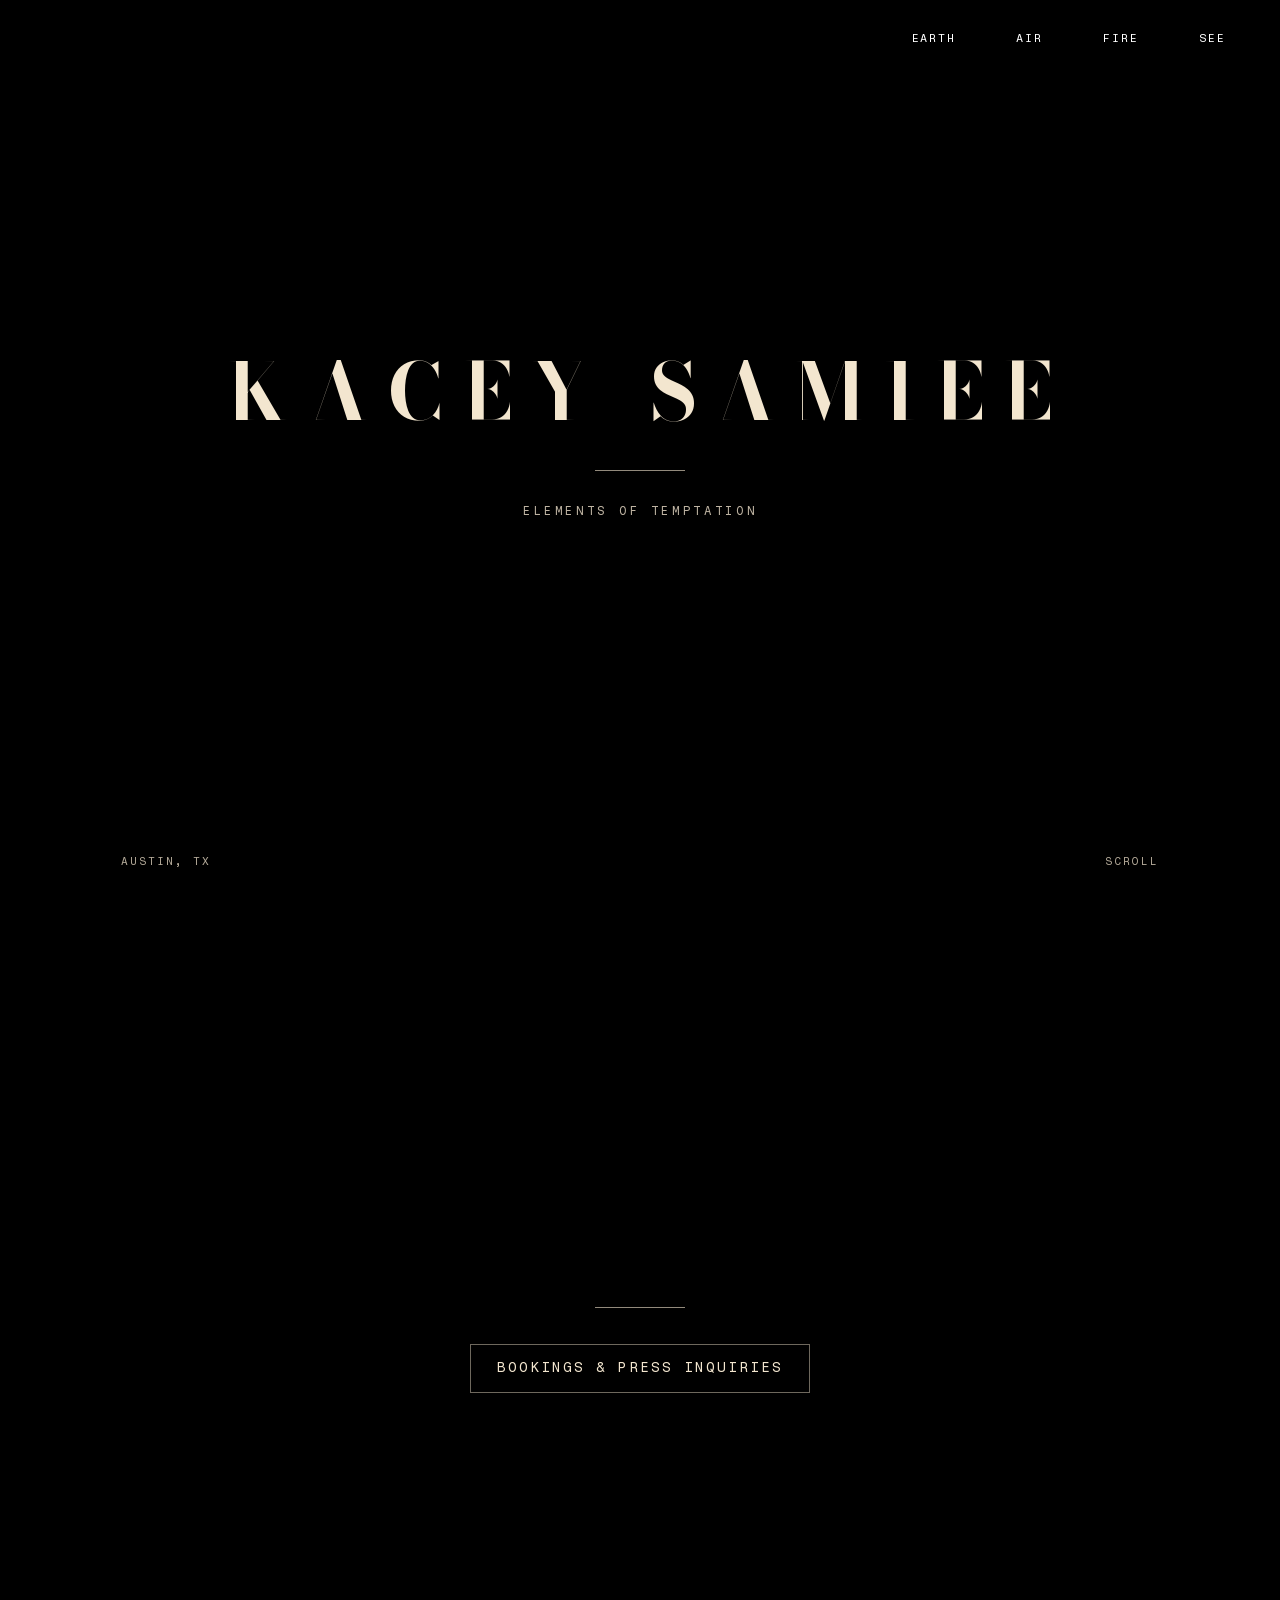
<file: index.html>
<!DOCTYPE html>
<html lang="en">
<head>
  <meta charset="utf-8"/>
  <meta name="viewport" content="width=device-width, initial-scale=1.0"/>
  <meta name="description" content="The official website of Kacey Samiee — actress, filmmaker, drone artist, and fire dancer."/>
  <title>Kacey Samiee</title>
  <link rel="stylesheet" href="site.css?v=nebula-20260818"/>
  <script>document.documentElement.classList.add("js");</script>
</head>
<body>
  <div class="site-video-background" aria-hidden="true">
    <video autoplay muted loop playsinline preload="auto">
      <source src="assets/media/home/anita-720.m4v" type="video/mp4"/>
    </video>
  </div>
  <nav class="corner-nav" aria-label="Site navigation">
    <a class="swap-link" href="actor.html">
      <span class="default-label">Earth</span>
      <span class="hover-label">Actress</span>
    </a>
    <a class="swap-link" href="mother-of-drones.html">
      <span class="default-label">Air</span>
      <span class="hover-label">Drones</span>
    </a>
    <a class="swap-link" href="fire.html">
      <span class="default-label">Fire</span>
      <span class="hover-label">Dancer</span>
    </a>
    <a class="swap-link" href="about.html">
      <span class="default-label">See</span>
      <span class="hover-label">Artist</span>
    </a>
  </nav>
  <main id="top">
    <section class="hero">
      <div class="hero-copy">
        <h1 class="marquee-title"><span>Kacey</span> <span>Samiee</span></h1>
        <div class="title-rule" aria-hidden="true"></div>
        <p class="credit-line">Elements of temptation</p>
      </div>
      <p class="corner-meta corner-meta--left">Austin, TX</p>
      <a class="corner-meta corner-meta--right" href="#end-credits">Scroll</a>
    </section>
    <section class="end-credits" id="end-credits">
      <div class="reveal-on-scroll">
        <div class="title-rule" aria-hidden="true"></div>
        <a class="btn" href="mailto:kaceysamiee@gmail.com?subject=Bookings%20%26%20Press">Bookings &amp; Press Inquiries</a>
      </div>
    </section>
  </main>
  <script>
    var revealItems = document.querySelectorAll(".reveal-on-scroll");
    if ("IntersectionObserver" in window) {
      var revealObserver = new IntersectionObserver(function (entries) {
        entries.forEach(function (entry) {
          if (entry.isIntersecting) {
            entry.target.classList.add("is-visible");
            revealObserver.unobserve(entry.target);
          }
        });
      }, { threshold: 0.18 });

      revealItems.forEach(function (item) {
        revealObserver.observe(item);
      });
    } else {
      revealItems.forEach(function (item) {
        item.classList.add("is-visible");
      });
    }

    document.querySelectorAll(".swap-link").forEach(function (link) {
      link.addEventListener("mouseenter", function () {
        link.classList.add("is-hovered");
      });
      link.addEventListener("mouseleave", function () {
        link.classList.remove("is-hovered");
      });
      link.addEventListener("focus", function () {
        link.classList.add("is-hovered");
      });
      link.addEventListener("blur", function () {
        link.classList.remove("is-hovered");
      });
    });
  </script>
</body>
</html>
</file>
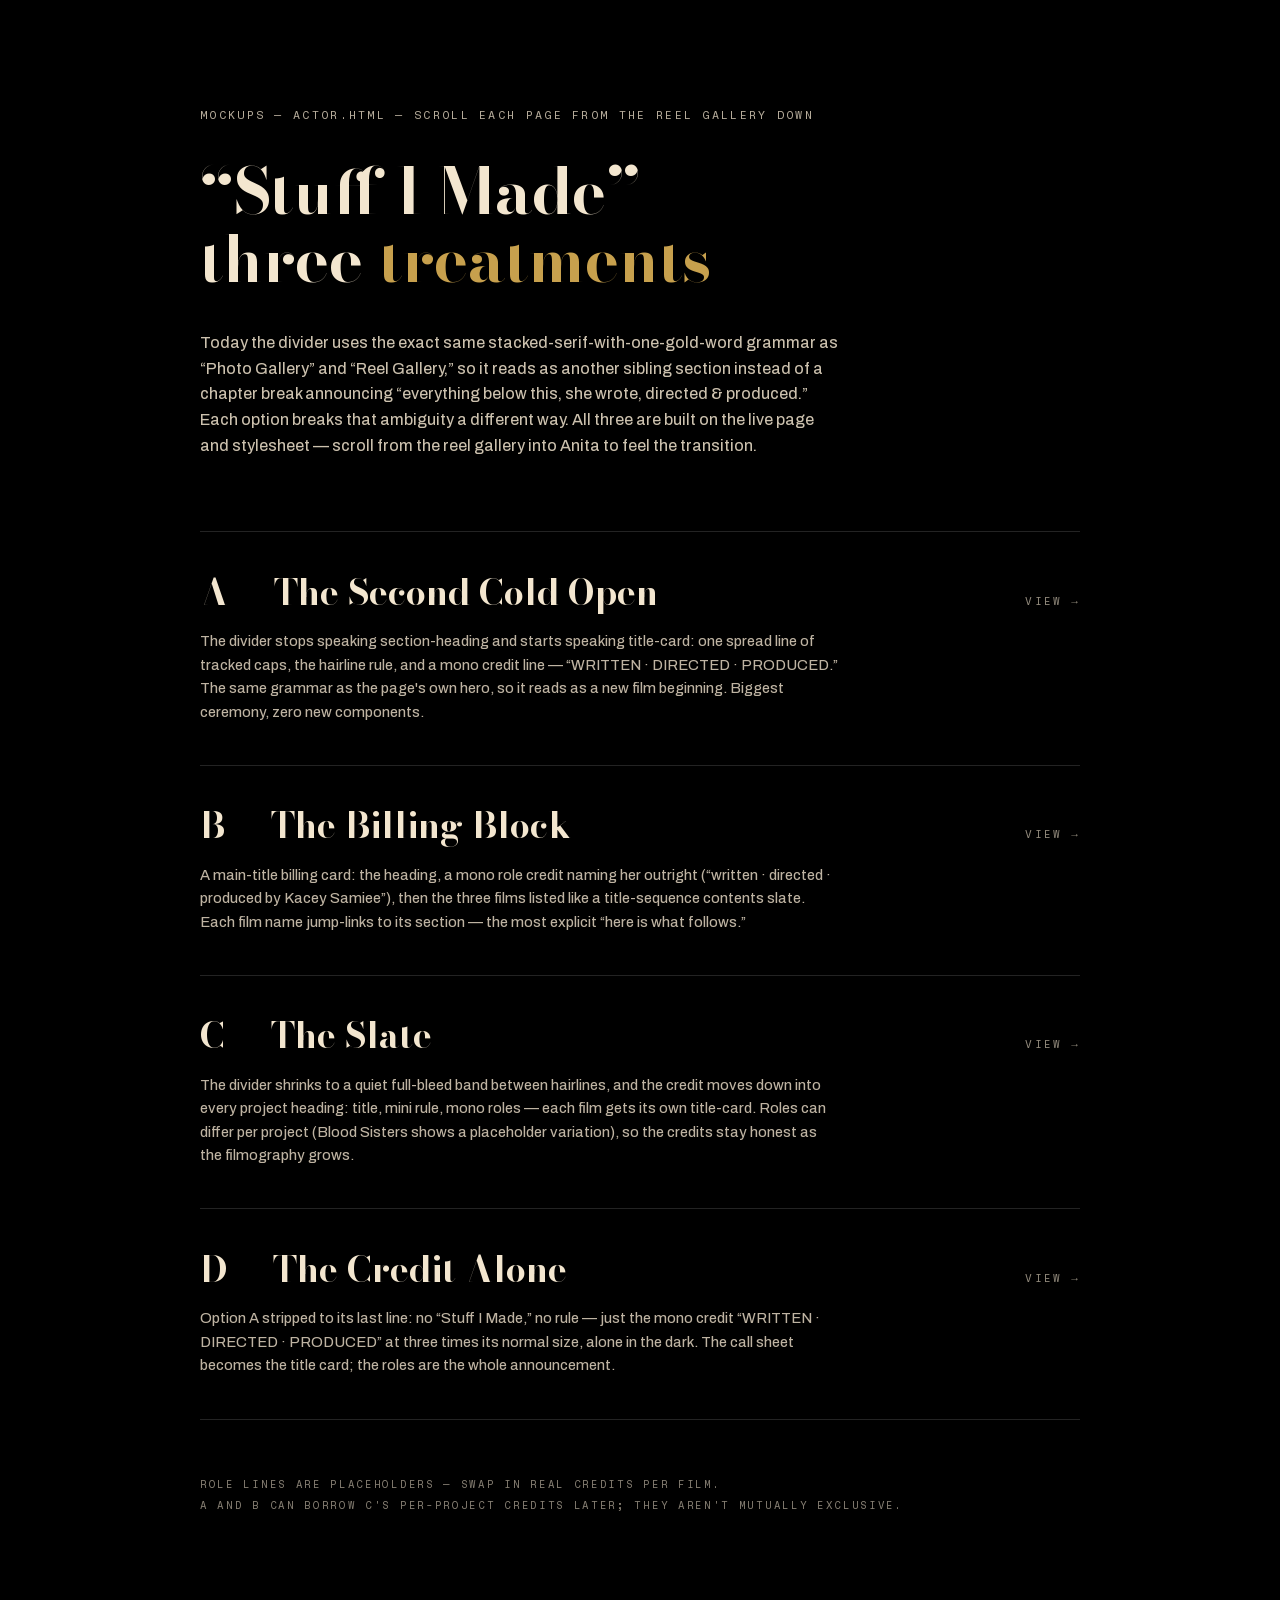
<file: mockups/index.html>
<!DOCTYPE html>
<html lang="en">
<head>
  <meta charset="utf-8"/>
  <meta name="viewport" content="width=device-width, initial-scale=1.0"/>
  <meta name="robots" content="noindex"/>
  <title>"Stuff I Made" — Three Treatments</title>
  <link rel="stylesheet" href="../site.css?v=nebula-20260818"/>
  <style>
    .hub {
      width: min(880px, calc(100% - 36px));
      margin: 0 auto;
      padding: clamp(72px, 12vh, 128px) 0 clamp(96px, 14vh, 160px);
    }
    .hub-kicker {
      margin: 0 0 clamp(28px, 4vh, 44px);
      color: rgba(243, 230, 207, 0.74);
      font-family: var(--font-mono);
      font-size: clamp(0.7rem, 0.9vw, 0.84rem);
      letter-spacing: 0.2em;
      text-transform: uppercase;
    }
    .hub h1 {
      margin: 0;
      font-family: var(--font-display);
      color: #f3e6cf;
      font-size: clamp(2.2rem, 5vw, 4rem);
      font-weight: 700;
      line-height: 1.06;
      text-wrap: balance;
    }
    .hub h1 .gold-text { color: #c7a04d; }
    .hub-problem {
      width: min(640px, 100%);
      margin: clamp(24px, 4vh, 38px) 0 0;
      color: rgba(243, 230, 207, 0.84);
      font-size: clamp(0.98rem, 1.25vw, 1.12rem);
      font-weight: 450;
      line-height: 1.62;
    }
    .hub-options {
      margin-top: clamp(48px, 8vh, 84px);
      display: grid;
    }
    .hub-option {
      display: block;
      padding: clamp(28px, 4.5vh, 44px) 0;
      border-top: 1px solid #232323;
    }
    .hub-option:last-child { border-bottom: 1px solid #232323; }
    .hub-option-row {
      display: flex;
      align-items: baseline;
      justify-content: space-between;
      gap: 12px 28px;
      flex-wrap: wrap;
    }
    .hub-option h2 {
      margin: 0;
      font-family: var(--font-display);
      color: #f3e6cf;
      font-size: clamp(1.5rem, 2.8vw, 2.3rem);
      font-weight: 700;
      line-height: 1.1;
      transition: color 400ms var(--ease-out);
    }
    .hub-option .hub-open {
      color: rgba(243, 230, 207, 0.6);
      font-family: var(--font-mono);
      font-size: clamp(0.68rem, 0.85vw, 0.8125rem);
      letter-spacing: 0.2em;
      text-transform: uppercase;
      transition: color 400ms var(--ease-out);
    }
    .hub-option:hover h2 { color: #c7a04d; }
    .hub-option:hover .hub-open { color: #fff8ea; }
    .hub-option p {
      width: min(640px, 100%);
      margin: clamp(14px, 2vh, 20px) 0 0;
      color: rgba(243, 230, 207, 0.78);
      font-size: clamp(0.92rem, 1.15vw, 1.02rem);
      font-weight: 450;
      line-height: 1.6;
    }
    .hub-note {
      margin: clamp(36px, 6vh, 56px) 0 0;
      color: rgba(243, 230, 207, 0.55);
      font-family: var(--font-mono);
      font-size: clamp(0.66rem, 0.8vw, 0.78rem);
      letter-spacing: 0.16em;
      line-height: 2;
      text-transform: uppercase;
    }
  </style>
</head>
<body class="solid-page">
  <main class="hub">
    <p class="hub-kicker">Mockups &mdash; actor.html &mdash; scroll each page from the reel gallery down</p>
    <h1>&ldquo;Stuff I Made&rdquo; &mdash; three <span class="gold-text">treatments</span></h1>
    <p class="hub-problem">
      Today the divider uses the exact same stacked-serif-with-one-gold-word grammar as
      &ldquo;Photo Gallery&rdquo; and &ldquo;Reel Gallery,&rdquo; so it reads as another sibling
      section instead of a chapter break announcing &ldquo;everything below this, she wrote,
      directed &amp; produced.&rdquo; Each option breaks that ambiguity a different way. All
      three are built on the live page and stylesheet &mdash; scroll from the reel gallery
      into Anita to feel the transition.
    </p>
    <div class="hub-options">
      <a class="hub-option" href="option-a.html#reel-gallery">
        <span class="hub-option-row">
          <h2>A &mdash; The Second Cold Open</h2>
          <span class="hub-open">View &rarr;</span>
        </span>
        <p>
          The divider stops speaking section-heading and starts speaking title-card: one spread
          line of tracked caps, the hairline rule, and a mono credit line &mdash;
          &ldquo;WRITTEN &middot; DIRECTED &middot; PRODUCED.&rdquo; The same grammar as the page's own
          hero, so it reads as a new film beginning. Biggest ceremony, zero new components.
        </p>
      </a>
      <a class="hub-option" href="option-b.html#reel-gallery">
        <span class="hub-option-row">
          <h2>B &mdash; The Billing Block</h2>
          <span class="hub-open">View &rarr;</span>
        </span>
        <p>
          A main-title billing card: the heading, a mono role credit naming her outright
          (&ldquo;written &middot; directed &middot; produced by Kacey Samiee&rdquo;), then the three films
          listed like a title-sequence contents slate. Each film name jump-links to its section
          &mdash; the most explicit &ldquo;here is what follows.&rdquo;
        </p>
      </a>
      <a class="hub-option" href="option-c.html#reel-gallery">
        <span class="hub-option-row">
          <h2>C &mdash; The Slate</h2>
          <span class="hub-open">View &rarr;</span>
        </span>
        <p>
          The divider shrinks to a quiet full-bleed band between hairlines, and the credit moves
          down into every project heading: title, mini rule, mono roles &mdash; each film gets its
          own title-card. Roles can differ per project (Blood Sisters shows a placeholder
          variation), so the credits stay honest as the filmography grows.
        </p>
      </a>
      <a class="hub-option" href="option-d.html#reel-gallery">
        <span class="hub-option-row">
          <h2>D &mdash; The Credit Alone</h2>
          <span class="hub-open">View &rarr;</span>
        </span>
        <p>
          Option A stripped to its last line: no &ldquo;Stuff I Made,&rdquo; no rule &mdash; just
          the mono credit &ldquo;WRITTEN &middot; DIRECTED &middot; PRODUCED&rdquo; at three times its
          normal size, alone in the dark. The call sheet becomes the title card; the roles are
          the whole announcement.
        </p>
      </a>
    </div>
    <p class="hub-note">
      Role lines are placeholders &mdash; swap in real credits per film.<br/>
      A and B can borrow C's per-project credits later; they aren't mutually exclusive.
    </p>
  </main>
</body>
</html>
</file>
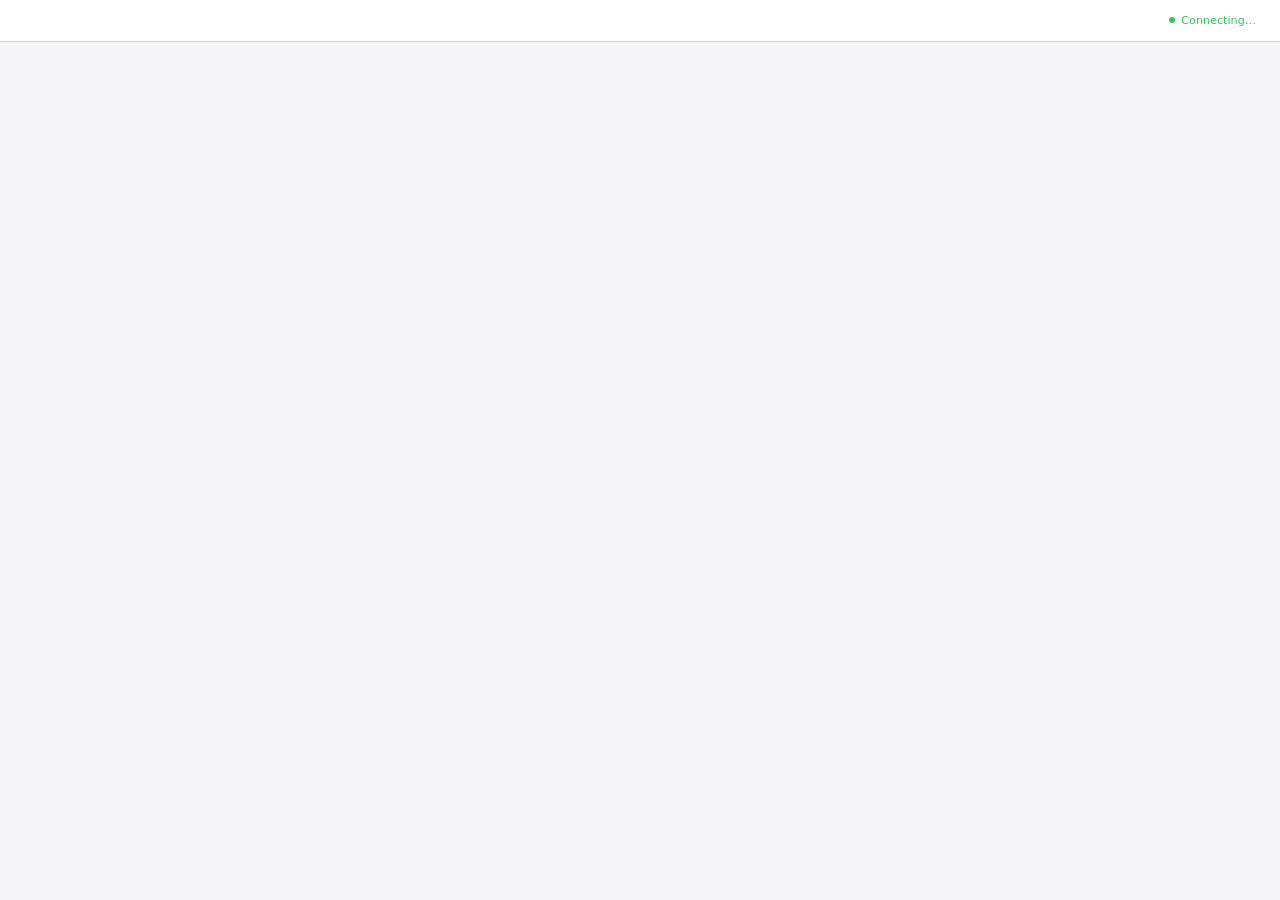
<file: .agents/skills/superpowers/brainstorming/scripts/frame-template.html>
<!DOCTYPE html>
<html>
<head>
  <meta charset="utf-8">
  <title>Superpowers Brainstorming</title>
  <style>
    /*
     * BRAINSTORM COMPANION FRAME TEMPLATE
     *
     * This template provides a consistent frame with:
     * - OS-aware light/dark theming
     * - Header branding and connection status
     * - Scrollable main content area
     * - CSS helpers for common UI patterns
     *
     * Content is injected via placeholder comment in #frame-content.
     */

    * { box-sizing: border-box; margin: 0; padding: 0; }
    html, body { height: 100%; overflow: hidden; }

    /* ===== THEME VARIABLES ===== */
    :root {
      --bg-primary: #f5f5f7;
      --bg-secondary: #ffffff;
      --bg-tertiary: #e5e5e7;
      --border: #d1d1d6;
      --text-primary: #1d1d1f;
      --text-secondary: #86868b;
      --text-tertiary: #aeaeb2;
      --accent: #0071e3;
      --accent-hover: #0077ed;
      --success: #34c759;
      --warning: #ff9f0a;
      --error: #ff3b30;
      --selected-bg: #e8f4fd;
      --selected-border: #0071e3;
    }

    @media (prefers-color-scheme: dark) {
      :root {
        --bg-primary: #1d1d1f;
        --bg-secondary: #2d2d2f;
        --bg-tertiary: #3d3d3f;
        --border: #424245;
        --text-primary: #f5f5f7;
        --text-secondary: #86868b;
        --text-tertiary: #636366;
        --accent: #0a84ff;
        --accent-hover: #409cff;
        --selected-bg: rgba(10, 132, 255, 0.15);
        --selected-border: #0a84ff;
      }
    }

    body {
      font-family: system-ui, -apple-system, BlinkMacSystemFont, sans-serif;
      background: var(--bg-primary);
      color: var(--text-primary);
      display: flex;
      flex-direction: column;
      line-height: 1.5;
    }

    /* ===== FRAME STRUCTURE ===== */
    .brand { display: flex; align-items: center; min-width: 0; overflow: hidden; color: var(--text-secondary); line-height: 1; }
    .brand a { color: inherit; text-decoration: none; display: flex; align-items: center; gap: 0.5rem; min-width: 0; max-width: 100%; line-height: 1; }
    .brand-copy { display: block; min-width: 0; overflow: hidden; text-overflow: ellipsis; white-space: nowrap; line-height: 1; transform: translateY(-1px); }
    .brand-logo { display: block; height: 1em; width: auto; max-width: 180px; flex-shrink: 0; filter: invert(1); }
    @media (prefers-color-scheme: dark) {
      .brand-logo { filter: none; }
    }
    .status { font-size: 0.7rem; color: var(--status-color, var(--success)); display: flex; align-items: center; gap: 0.4rem; justify-self: end; white-space: nowrap; line-height: 1; }
    .status::before { content: ''; width: 6px; height: 6px; background: var(--status-color, var(--success)); border-radius: 50%; }

    .main { flex: 1; overflow-y: auto; }
    #frame-content { padding: 2rem; min-height: 100%; }

    .header {
      background: var(--bg-secondary);
      border-bottom: 1px solid var(--border);
      padding: 0.5rem 1.5rem;
      flex-shrink: 0;
      display: grid;
      grid-template-columns: minmax(0, 1fr) auto;
      align-items: center;
      gap: 1rem;
      min-height: 42px;
    }
    .header .brand { justify-self: start; width: 100%; font-size: 0.75rem; line-height: 1; }
    .header .status { grid-column: 2; line-height: 1; }
    .header span {
      font-size: 0.75rem;
      color: var(--text-secondary);
    }
    .header .selected-text {
      color: var(--accent);
      font-weight: 500;
    }

    /* ===== TYPOGRAPHY ===== */
    h2 { font-size: 1.5rem; font-weight: 600; margin-bottom: 0.5rem; }
    h3 { font-size: 1.1rem; font-weight: 600; margin-bottom: 0.25rem; }
    .subtitle { color: var(--text-secondary); margin-bottom: 1.5rem; }
    .section { margin-bottom: 2rem; }
    .label { font-size: 0.7rem; color: var(--text-secondary); text-transform: uppercase; letter-spacing: 0.05em; margin-bottom: 0.5rem; }

    /* ===== OPTIONS (for A/B/C choices) ===== */
    .options { display: flex; flex-direction: column; gap: 0.75rem; }
    .option {
      background: var(--bg-secondary);
      border: 2px solid var(--border);
      border-radius: 12px;
      padding: 1rem 1.25rem;
      cursor: pointer;
      transition: all 0.15s ease;
      display: flex;
      align-items: flex-start;
      gap: 1rem;
    }
    .option:hover { border-color: var(--accent); }
    .option.selected { background: var(--selected-bg); border-color: var(--selected-border); }
    .option .letter {
      background: var(--bg-tertiary);
      color: var(--text-secondary);
      width: 1.75rem; height: 1.75rem;
      border-radius: 6px;
      display: flex; align-items: center; justify-content: center;
      font-weight: 600; font-size: 0.85rem; flex-shrink: 0;
    }
    .option.selected .letter { background: var(--accent); color: white; }
    .option .content { flex: 1; }
    .option .content h3 { font-size: 0.95rem; margin-bottom: 0.15rem; }
    .option .content p { color: var(--text-secondary); font-size: 0.85rem; margin: 0; }

    /* ===== CARDS (for showing designs/mockups) ===== */
    .cards { display: grid; grid-template-columns: repeat(auto-fit, minmax(280px, 1fr)); gap: 1rem; }
    .card {
      background: var(--bg-secondary);
      border: 1px solid var(--border);
      border-radius: 12px;
      overflow: hidden;
      cursor: pointer;
      transition: all 0.15s ease;
    }
    .card:hover { border-color: var(--accent); transform: translateY(-2px); box-shadow: 0 4px 12px rgba(0,0,0,0.1); }
    .card.selected { border-color: var(--selected-border); border-width: 2px; }
    .card-image { background: var(--bg-tertiary); aspect-ratio: 16/10; display: flex; align-items: center; justify-content: center; }
    .card-body { padding: 1rem; }
    .card-body h3 { margin-bottom: 0.25rem; }
    .card-body p { color: var(--text-secondary); font-size: 0.85rem; }

    /* ===== MOCKUP CONTAINER ===== */
    .mockup {
      background: var(--bg-secondary);
      border: 1px solid var(--border);
      border-radius: 12px;
      overflow: hidden;
      margin-bottom: 1.5rem;
    }
    .mockup-header {
      background: var(--bg-tertiary);
      padding: 0.5rem 1rem;
      font-size: 0.75rem;
      color: var(--text-secondary);
      border-bottom: 1px solid var(--border);
    }
    .mockup-body { padding: 1.5rem; }

    /* ===== SPLIT VIEW (side-by-side comparison) ===== */
    .split { display: grid; grid-template-columns: 1fr 1fr; gap: 1.5rem; }
    @media (max-width: 700px) { .split { grid-template-columns: 1fr; } }

    /* ===== PROS/CONS ===== */
    .pros-cons { display: grid; grid-template-columns: 1fr 1fr; gap: 1rem; margin: 1rem 0; }
    .pros, .cons { background: var(--bg-secondary); border-radius: 8px; padding: 1rem; }
    .pros h4 { color: var(--success); font-size: 0.85rem; margin-bottom: 0.5rem; }
    .cons h4 { color: var(--error); font-size: 0.85rem; margin-bottom: 0.5rem; }
    .pros ul, .cons ul { margin-left: 1.25rem; font-size: 0.85rem; color: var(--text-secondary); }
    .pros li, .cons li { margin-bottom: 0.25rem; }

    /* ===== PLACEHOLDER (for mockup areas) ===== */
    .placeholder {
      background: var(--bg-tertiary);
      border: 2px dashed var(--border);
      border-radius: 8px;
      padding: 2rem;
      text-align: center;
      color: var(--text-tertiary);
    }

    /* ===== INLINE MOCKUP ELEMENTS ===== */
    .mock-nav { background: var(--accent); color: white; padding: 0.75rem 1rem; display: flex; gap: 1.5rem; font-size: 0.9rem; }
    .mock-sidebar { background: var(--bg-tertiary); padding: 1rem; min-width: 180px; }
    .mock-content { padding: 1.5rem; flex: 1; }
    .mock-button { background: var(--accent); color: white; border: none; padding: 0.5rem 1rem; border-radius: 6px; font-size: 0.85rem; }
    .mock-input { background: var(--bg-primary); border: 1px solid var(--border); border-radius: 6px; padding: 0.5rem; width: 100%; }
  </style>
</head>
<body>
  <div class="header">
    <!-- BRANDING -->
    <div class="status">Connecting…</div>
  </div>

  <div class="main">
    <div id="frame-content">
      <!-- CONTENT -->
    </div>
  </div>

</body>
</html>
</file>
<file: site.css>
/* ---------------------------------------------------------------------------
   Typefaces. Self-hosted from assets/fonts/ so they render identically on
   Windows and Android. Previously the display stack asked for Kuinca / Didot /
   Bodoni 72, which are macOS-only, so every heading fell back to Georgia
   everywhere else.

   Bodoni Moda and Archivo are variable. Bodoni Moda carries an optical-size
   axis (6-96): the browser drives it from font-size automatically, keeping
   hairline serifs in headings and thickening them in captions. Do not set
   font-optical-sizing: none, or that stops.

   All three are SIL Open Font License, free for commercial use.
--------------------------------------------------------------------------- */

@font-face {
  font-family: "Bodoni Moda";
  src: url("assets/fonts/bodoni-moda-var.woff2") format("woff2");
  font-weight: 400 900;
  font-style: normal;
  font-display: swap;
}

@font-face {
  font-family: "Archivo";
  src: url("assets/fonts/archivo-var.woff2") format("woff2");
  font-weight: 100 900;
  font-style: normal;
  font-display: swap;
}

@font-face {
  font-family: "Fragment Mono";
  src: url("assets/fonts/fragment-mono.woff2") format("woff2");
  font-weight: 400;
  font-style: normal;
  font-display: swap;
}

:root {
  --page: #000000;
  --surface: #080808;
  --ink: #ffffff;
  --muted: #d7d7d7;
  --line: #232323;
  --accent: #ffffff;
  --gold: #f3e6cf;
  --shadow: 0 24px 70px rgba(0, 0, 0, 0.72);

  /* Three faces, three jobs. Nothing on the site uses a fourth.
     display - name, page titles, section headings
     body    - bios and any running prose
     mono    - nav, buttons, captions, credits, metadata */
  --font-display: "Bodoni Moda", "Didot", "Bodoni 72", Georgia, serif;
  --font-body: "Archivo", ui-sans-serif, system-ui, -apple-system, BlinkMacSystemFont, "Segoe UI", sans-serif;
  --font-mono: "Fragment Mono", ui-monospace, SFMono-Regular, Menlo, Consolas, monospace;

  --ease-out: cubic-bezier(0.22, 1, 0.36, 1);
}

* {
  box-sizing: border-box;
}

html {
  scroll-behavior: smooth;
}

body {
  margin: 0;
  background: var(--page);
  color: var(--ink);
  font-family: var(--font-body);
}

.solid-page {
  background: #000000;
}

.mother-page {
  min-height: 100vh;
  overflow-x: hidden;
  background: #000000;
}

.actor-page {
  background:
    radial-gradient(circle at 66% 42%, #4b2415 0, #35180e 46%, #160905 100%);
  overflow-x: hidden;
}

a {
  color: inherit;
  text-decoration: none;
}

.site-video-background {
  position: fixed;
  inset: 0;
  z-index: 0;
  overflow: hidden;
  background: var(--page);
  pointer-events: none;
}

.site-video-background::after {
  position: absolute;
  inset: 0;
  content: "";
  background:
    radial-gradient(circle at 50% 28%, rgba(0, 0, 0, 0.08), rgba(0, 0, 0, 0.52) 72%),
    rgba(0, 0, 0, 0.42);
}

.site-video-background iframe,
.site-video-background video {
  position: absolute;
  top: 50%;
  left: 50%;
  z-index: 0;
  min-width: 100vw;
  min-height: 100vh;
  border: 0;
  transform: translate(-50%, -50%);
}

.site-video-background iframe {
  width: 177.78vh;
  height: 56.25vw;
}

.site-video-background video {
  width: 100vw;
  height: 100vh;
  object-fit: cover;
}

.mother-video-background {
  position: fixed;
  inset: 0;
  z-index: 0;
  overflow: hidden;
  background: #000000;
  pointer-events: none;
}

.mother-video-background::after {
  position: absolute;
  inset: 0;
  content: "";
  background: none;
}

.mother-video-background video {
  position: absolute;
  top: 50%;
  left: 50%;
  width: 100vw;
  height: 100vh;
  min-width: 100vw;
  min-height: 100vh;
  object-fit: cover;
  transform: translate(-50%, -50%);
}

.mother-page .subpage-copy {
  max-width: min(900px, 100%);
}

.mother-page .subpage-title {
  white-space: normal;
}

.mother-main {
  width: min(1180px, calc(100% - 32px));
}

.mother-hero {
  position: relative;
  z-index: 1;
}

.mother-bio-section {
  position: relative;
  z-index: 1;
  min-height: 100vh;
  display: grid;
  align-items: center;
  justify-items: end;
  padding: clamp(88px, 12vh, 140px) 0 clamp(72px, 9vw, 110px);
  scroll-margin-top: 0;
  background:
    linear-gradient(90deg, #5b7ea9 0, #587ba6 40%, #3f5f8b 70%, #1d3d5f 100%);
}

.mother-bio-section::before {
  position: absolute;
  inset: 0 calc(50% - 50vw);
  z-index: -1;
  content: "";
  background:
    radial-gradient(circle at 25% 42%, rgba(116, 149, 190, 0.46), transparent 46%),
    linear-gradient(90deg, #5e81ab 0, #5a7da8 42%, #3f5f8b 70%, #1d3d5f 100%);
}

.mother-bio-section::after {
  position: absolute;
  inset: 0 calc(50% - 50vw);
  z-index: -1;
  content: "";
  background:
    linear-gradient(90deg, transparent 0, transparent 34%, rgba(90, 125, 168, 0.18) 45%, rgba(64, 94, 135, 0.34) 58%, transparent 72%),
    linear-gradient(180deg, rgba(0, 0, 0, 0.12), transparent 20%, transparent 88%, rgba(47, 81, 120, 0.18));
}

.mother-bio-photo {
  position: absolute;
  inset: 0 calc(50% - 50vw);
  z-index: -1;
  display: grid;
  align-items: center;
  justify-items: start;
  overflow: hidden;
  pointer-events: none;
}

.mother-bio-photo img {
  width: auto;
  max-width: min(58vw, 740px);
  height: 100vh;
  object-fit: contain;
  object-position: left center;
  opacity: 0.98;
  -webkit-mask-image:
    linear-gradient(90deg, #000 0, #000 52%, rgba(0, 0, 0, 0.88) 64%, rgba(0, 0, 0, 0.46) 80%, transparent 100%);
  mask-image:
    linear-gradient(90deg, #000 0, #000 52%, rgba(0, 0, 0, 0.88) 64%, rgba(0, 0, 0, 0.46) 80%, transparent 100%);
}

.mother-bio-copy {
  position: relative;
  z-index: 1;
  width: min(540px, 100%);
  margin-right: clamp(30px, 6vw, 82px);
  color: #f3e6cf;
  text-align: left;
  text-shadow: 0 4px 26px rgba(0, 0, 0, 0.82);
}

.mother-bio-copy h2 {
  display: grid;
  gap: 0.02em;
  margin: 0;
  font-family: var(--font-display);
  font-size: clamp(3.2rem, 7vw, 6.4rem);
  font-weight: 700;
  line-height: 0.84;
}

.mother-bio-copy .gold-text {
  color: #c7a04d;
  transform: translateX(clamp(16px, 3vw, 46px));
}

.mother-bio-copy p {
  width: min(520px, 100%);
  margin: clamp(24px, 4vw, 38px) 0 0;
  color: rgba(243, 230, 207, 0.82);
  font-size: clamp(0.95rem, 1.18vw, 1.08rem);
  font-weight: 450;
  line-height: 1.62;
}

.mother-design-section::before {
  background:
    linear-gradient(180deg, rgba(0, 0, 0, 0.78), rgba(2, 6, 12, 0.94) 24%, rgba(0, 0, 0, 0.9) 100%),
    radial-gradient(circle at 18% 20%, rgba(116, 149, 190, 0.24), transparent 38%),
    radial-gradient(circle at 76% 42%, rgba(199, 160, 77, 0.15), transparent 34%),
    #010305;
}

.mother-design-grid .work-card img {
  object-position: center 24%;
}

/* Nebula lives on the drones page: same media-section frame as the about page
   once used, repainted in Airspace so the One World Rule holds, and mirrored --
   the film frame sits left, the heading right. The columns repeat the design
   section's 1.2fr/0.8fr split (flipped) so the video runs exactly as wide as
   the work grid above it. Selectors carry .mother-page so they outrank the
   .about-media-section base rules that come later. */
.mother-page .mother-nebula-section {
  width: auto;
  margin-left: 0;
  grid-template-columns: 1fr;
  gap: clamp(34px, 6vw, 90px);
  align-items: center;
  align-content: center;
  padding-right: 0;
  padding-left: 0;
}

.mother-page .mother-nebula-section::before {
  inset: 0 calc(50% - 50vw);
  background:
    radial-gradient(circle at 20% 58%, rgba(116, 149, 190, 0.28), transparent 44%),
    radial-gradient(circle at 82% 34%, rgba(199, 160, 77, 0.14), transparent 32%),
    #010305;
}

.mother-nebula-section .about-media-heading {
  position: static;
  grid-row: 1;
  grid-column: 1;
  text-align: left;
}

/* One word in a 420px column: the about page's 9vw marquee overflows here,
   so the heading steps down to fit the frame with air to spare. */
.mother-nebula-section .about-media-heading h2 {
  font-size: clamp(3.4rem, 7vw, 7rem);
}

.mother-nebula-section .about-media-grid {
  grid-row: 2;
  grid-column: 1;
  grid-template-columns: repeat(3, minmax(0, 1fr));
  grid-auto-rows: auto;
}

.mother-nebula-section .about-media-card,
.mother-nebula-section .about-media-card:nth-child(1) {
  grid-row: auto;
  width: 100%;
  aspect-ratio: 16 / 10;
}

/* ---------------------------------------------------------------------------
   The fire page. Hekate's Torch in its own world: one page, one tint --
   Torchlight, the flame orange lifted from assets/hekates-torch.png -- over
   page black. The hero sets the title frame straight onto the shipped torch
   frame; the Airspace blue stays behind on the drones page. The gallery
   override is scoped to .fire-page so it outranks .actor-gallery-section's
   later base rule.
--------------------------------------------------------------------------- */

.fire-page {
  min-height: 100vh;
  overflow-x: hidden;
  background:
    radial-gradient(circle at 50% 12%, rgba(122, 52, 14, 0.22), transparent 42%),
    #000000;
}

.fire-page .subpage-copy {
  max-width: min(900px, 100%);
}

.hekate-description {
  width: min(540px, 100%);
  margin: clamp(26px, 4vw, 42px) 0 0;
  color: rgba(243, 230, 207, 0.88);
  font-size: clamp(1rem, 1.3vw, 1.15rem);
  font-weight: 450;
  line-height: 1.6;
}

.hekate-resource-links {
  display: flex;
  flex-wrap: wrap;
  align-items: center;
  gap: 12px;
  margin-top: clamp(24px, 3vw, 34px);
}

.fire-hero {
  position: relative;
  z-index: 1;
}

.fire-hero::before {
  position: absolute;
  inset: 0 calc(50% - 50vw);
  z-index: -1;
  content: "";
  background:
    linear-gradient(180deg, rgba(0, 0, 0, 0.58) 0, rgba(0, 0, 0, 0.16) 40%, rgba(0, 0, 0, 0.2) 62%, rgba(0, 0, 0, 0.88) 100%),
    radial-gradient(circle at 50% 46%, rgba(0, 0, 0, 0) 0, rgba(0, 0, 0, 0.42) 82%),
    url("assets/hekates-torch.png") center center / cover,
    #030100;
}

.fire-page .hekate-gallery-section::before {
  background:
    linear-gradient(180deg, rgba(0, 0, 0, 0.86), rgba(4, 1, 0, 0.94) 24%, rgba(0, 0, 0, 0.9) 100%),
    radial-gradient(circle at 22% 34%, rgba(196, 92, 26, 0.24), transparent 34%),
    radial-gradient(circle at 78% 22%, rgba(199, 160, 77, 0.18), transparent 30%),
    #030100;
}

.hekate-grid .work-card img {
  object-position: center center;
}

main {
  position: relative;
  z-index: 1;
  width: min(1120px, calc(100% - 32px));
  margin: 0 auto;
}

.home-menu {
  position: fixed;
  top: clamp(18px, 4vw, 32px);
  left: clamp(18px, 4vw, 32px);
  z-index: 3;
  padding-bottom: 18px;
}

.home-icon {
  position: relative;
  width: 58px;
  height: 34px;
  display: block;
  border: 0;
  background:
    radial-gradient(circle at 50% 50%, transparent 0 10px, var(--ink) 10px 12px, transparent 12px);
  box-shadow: none;
}

.home-icon::before,
.home-icon::after {
  position: absolute;
  top: 50%;
  width: 24px;
  height: 24px;
  border: 2px solid var(--ink);
  border-radius: 50%;
  content: "";
  transform: translateY(-50%);
}

.home-icon::before {
  left: 0;
  clip-path: inset(0 50% 0 0);
}

.home-icon::after {
  right: 0;
  clip-path: inset(0 0 0 50%);
}

.home-icon:focus-visible {
  outline: 1px solid rgba(243, 230, 207, 0.7);
  outline-offset: 6px;
}

.home-icon:hover::before,
.home-icon:hover::after {
  border-color: var(--muted);
}

.home-icon:hover {
  background:
    radial-gradient(circle at 50% 50%, transparent 0 10px, var(--muted) 10px 12px, transparent 12px);
}

/* ---------------------------------------------------------------------------
   The Title Frame. The locked home comp: call-sheet metadata pinned to the
   corners of the first frame -- nav top-right, location bottom-left, scroll
   cue bottom-right -- around one spread didone line with a short rule and a
   mono credit line beneath it. Subpage heroes reuse every piece; pages whose
   composition already reads left (actor, about) take the --left variant.
--------------------------------------------------------------------------- */

.corner-nav {
  position: absolute;
  top: clamp(22px, 3.4vh, 40px);
  right: clamp(18px, 3.2vw, 48px);
  z-index: 3;
  display: flex;
  align-items: center;
  gap: clamp(20px, 3vw, 48px);
}

.corner-nav a {
  color: var(--ink);
  font-family: var(--font-mono);
  font-size: clamp(0.72rem, 0.85vw, 0.8125rem);
  letter-spacing: 0.16em;
  text-shadow: 0 2px 16px rgba(0, 0, 0, 0.78);
  text-transform: uppercase;
}

.corner-nav a:hover {
  color: var(--muted);
}

.corner-nav a[aria-current="page"] {
  color: rgba(255, 255, 255, 0.56);
}

/* The whisper swap: both labels share one grid cell, so the link is sized by
   its longer name and nothing reflows when they trade places. */
.swap-link {
  display: inline-grid;
  justify-items: center;
}

.swap-link > span {
  grid-area: 1 / 1;
  white-space: nowrap;
}

.swap-link .hover-label {
  opacity: 0;
  pointer-events: none;
}

.swap-link:hover .default-label,
.swap-link:focus .default-label,
.swap-link.is-hovered .default-label {
  opacity: 0;
}

.swap-link:hover .hover-label,
.swap-link:focus .hover-label,
.swap-link.is-hovered .hover-label {
  opacity: 1;
}

.hero {
  position: relative;
  min-height: 100vh;
  display: grid;
  align-items: center;
  justify-items: center;
  padding: clamp(84px, 12vh, 132px) 16px clamp(96px, 16vh, 168px);
  text-align: center;
}

.hero-copy {
  width: 100%;
  max-width: 1080px;
  text-shadow: 0 3px 24px rgba(0, 0, 0, 0.82);
}

/* The marquee: one spread line, tracked wide like a title card. The
   padding-left mirrors the tracking that hangs off the last letter, so the
   centered line sits truly centered. */
.marquee-title {
  --track: 0.26em;
  margin: 0;
  padding-left: var(--track);
  font-size: clamp(2.2rem, 6.1vw, 5.4rem);
  letter-spacing: var(--track);
  line-height: 1.18;
  text-transform: uppercase;
  text-wrap: balance;
  white-space: normal;
}

.marquee-title > span {
  white-space: nowrap;
}

.hero .marquee-title {
  color: var(--gold);
}

.title-rule {
  width: clamp(64px, 7vw, 104px);
  height: 1px;
  margin: clamp(22px, 3.6vh, 34px) auto;
  background: rgba(243, 230, 207, 0.6);
}

.credit-line {
  margin: 0;
  color: rgba(243, 230, 207, 0.78);
  font-family: var(--font-mono);
  font-size: clamp(0.72rem, 0.95vw, 0.875rem);
  letter-spacing: 0.22em;
  text-transform: uppercase;
}

.credit-line .dot {
  margin: 0 0.5em;
  opacity: 0.55;
}

.corner-meta {
  position: absolute;
  bottom: clamp(20px, 3.6vh, 40px);
  z-index: 2;
  margin: 0;
  color: rgba(243, 230, 207, 0.74);
  font-family: var(--font-mono);
  font-size: clamp(0.68rem, 0.85vw, 0.8125rem);
  letter-spacing: 0.18em;
  text-shadow: 0 2px 16px rgba(0, 0, 0, 0.78);
  text-transform: uppercase;
}

.corner-meta--left {
  left: clamp(18px, 3.2vw, 48px);
}

.corner-meta--right {
  right: clamp(18px, 3.2vw, 48px);
}

/* Only anchors breathe: the location line holds still, the cue invites. */
a.corner-meta {
  animation: text-cue-breathe 2.8s ease-in-out infinite;
}

a.corner-meta:hover,
a.corner-meta:focus {
  color: #c7a04d;
}

/* Left-set frames: rule and credit line align to the text edge. */
.title-frame--left .marquee-title {
  padding-left: 0;
  text-align: left;
}

.title-frame--left .title-rule {
  margin-right: 0;
  margin-left: 0;
}

h1 {
  margin-top: 0;
}

h1 {
  margin-bottom: 0;
  font-family: var(--font-display);
  font-size: clamp(2.8rem, 8vw, 7rem);
  font-feature-settings: "liga" 1, "dlig" 1;
  font-kerning: normal;
  line-height: 0.88;
  letter-spacing: 0;
  white-space: nowrap;
}

h1 > span {
  display: inline-block;
}

.subpage {
  min-height: 100vh;
  display: grid;
  align-items: start;
  justify-items: center;
  padding: clamp(110px, 19vh, 190px) 0 clamp(36px, 6vw, 72px);
  text-align: center;
}

.subpage-copy {
  width: 100%;
  max-width: 900px;
  text-shadow: 0 3px 24px rgba(0, 0, 0, 0.82);
}

.subpage-title {
  margin: 0;
}

.subpage-title.marquee-title {
  --track: 0.22em;
  color: #f3e6cf;
  font-size: clamp(1.7rem, 4.8vw, 3.9rem);
}

.about-page {
  min-height: 100vh;
  overflow-x: hidden;
  background:
    radial-gradient(circle at 50% 14%, rgba(77, 72, 58, 0.18), transparent 38%),
    #000000;
}

.about-page main {
  width: min(1260px, calc(100% - 32px));
}

.about-bio-stage {
  min-height: 100vh;
  display: grid;
  grid-template-rows: auto auto 1fr;
  gap: clamp(24px, 4vw, 38px);
  padding: clamp(108px, 14vh, 156px) 0 clamp(42px, 7vw, 84px);
}

.about-intro {
  position: relative;
  z-index: 60;
  text-align: center;
  text-shadow: 0 3px 24px rgba(0, 0, 0, 0.82);
}

.about-bio-options {
  position: relative;
  z-index: 50;
  min-height: clamp(430px, 56vh, 620px);
  display: flex;
  align-items: flex-start;
  justify-content: center;
  gap: clamp(24px, 6vw, 90px);
}

.about-bio-option {
  position: relative;
  z-index: 5;
  min-height: auto;
  display: block;
  outline: 0;
}

.about-bio-options:has(.about-bio-professional.is-active) .about-bio-professional,
.about-bio-options:has(.about-bio-unhinged.is-active) .about-bio-unhinged {
  z-index: 70;
}

.about-bio-options:has(.about-bio-professional.is-active) .about-bio-unhinged,
.about-bio-options:has(.about-bio-unhinged.is-active) .about-bio-professional {
  z-index: 80;
}

.about-bio-option h2 {
  position: relative;
  z-index: 100;
  width: auto;
  margin: 0;
  color: var(--ink);
  font-family: var(--font-body);
  font-size: clamp(1.05rem, 1.9vw, 1.35rem);
  font-weight: 650;
  line-height: 1.2;
  text-align: center;
  text-shadow: 0 2px 16px rgba(0, 0, 0, 0.96), 0 0 2px rgba(0, 0, 0, 0.9);
  text-transform: lowercase;
  white-space: nowrap;
  transition: color 180ms ease, opacity 180ms ease;
}

.about-bio-option:hover,
.about-bio-option:focus-within,
.about-bio-option:focus {
  z-index: 5;
}

.about-bio-option:hover h2,
.about-bio-option:focus-within h2,
.about-bio-option:focus h2 {
  color: var(--muted);
}

.about-bio-options:has(.about-bio-professional:hover) .about-bio-unhinged h2,
.about-bio-options:has(.about-bio-professional:focus) .about-bio-unhinged h2,
.about-bio-options:has(.about-bio-professional:focus-within) .about-bio-unhinged h2 {
  opacity: 1;
}

.about-bio-options:has(.about-bio-unhinged:hover) .about-bio-professional h2,
.about-bio-options:has(.about-bio-unhinged:focus) .about-bio-professional h2,
.about-bio-options:has(.about-bio-unhinged:focus-within) .about-bio-professional h2 {
  opacity: 1;
}

.about-bio-reveal {
  position: fixed;
  top: 0;
  right: 0;
  bottom: 0;
  left: 0;
  z-index: -1;
  display: grid;
  grid-template-columns: minmax(0, 1fr) minmax(0, 1fr);
  align-items: center;
  gap: clamp(34px, 6vw, 86px);
  padding: 0 max(24px, calc(50vw - 630px));
  opacity: 0;
  pointer-events: none;
  transition: opacity 240ms ease;
}

.about-bio-reveal::before,
.about-bio-reveal::after {
  position: absolute;
  z-index: -1;
  content: "";
  pointer-events: none;
}

.about-bio-reveal::before {
  inset: 0;
}

.about-bio-reveal::after {
  inset: 0;
}

.about-bio-professional .about-bio-reveal::before {
  background:
    radial-gradient(circle at 22% 44%, rgba(65, 62, 52, 0.9) 0, rgba(42, 40, 34, 0.82) 38%, rgba(17, 16, 14, 0.94) 70%, rgba(0, 0, 0, 0.98) 100%);
}

.about-bio-professional .about-bio-reveal::after {
  background:
    linear-gradient(90deg, rgba(0, 0, 0, 0.06) 0, rgba(0, 0, 0, 0.03) 34%, rgba(0, 0, 0, 0.42) 48%, rgba(0, 0, 0, 0.9) 78%, #000000 100%),
    linear-gradient(180deg, rgba(0, 0, 0, 0.16), transparent 20%, transparent 82%, rgba(0, 0, 0, 0.56));
}

.about-bio-unhinged .about-bio-reveal::before {
  background:
    radial-gradient(circle at 78% 42%, rgba(88, 84, 65, 0.78) 0, rgba(50, 55, 43, 0.78) 34%, rgba(24, 30, 23, 0.9) 62%, rgba(9, 12, 9, 0.98) 100%),
    linear-gradient(90deg, #080907 0, #11150f 34%, #252a20 58%, #303525 76%, #151912 100%);
}

.about-bio-unhinged .about-bio-reveal::after {
  background:
    linear-gradient(90deg, rgba(8, 9, 7, 0.96) 0, rgba(13, 16, 12, 0.72) 24%, rgba(21, 27, 20, 0.18) 48%, rgba(24, 29, 22, 0.08) 74%, rgba(8, 10, 8, 0.36) 100%),
    linear-gradient(180deg, rgba(0, 0, 0, 0.2), transparent 20%, transparent 82%, rgba(0, 0, 0, 0.42));
}

.about-bio-option:hover .about-bio-reveal,
.about-bio-option:focus-within .about-bio-reveal,
.about-bio-option:focus .about-bio-reveal {
  opacity: 1;
}

.about-bio-options .about-bio-option .about-bio-reveal,
.about-bio-options:has(.about-bio-option.is-active) .about-bio-option .about-bio-reveal {
  opacity: 0;
}

.about-bio-options .about-bio-option.is-active .about-bio-reveal,
.about-bio-options:has(.about-bio-professional.is-active) .about-bio-professional .about-bio-reveal,
.about-bio-options:has(.about-bio-unhinged.is-active) .about-bio-unhinged .about-bio-reveal {
  opacity: 1;
}

.about-bio-option.is-active h2 {
  color: var(--muted);
}

.about-bio-options:has(.about-bio-professional:hover) .about-bio-unhinged .about-bio-reveal,
.about-bio-options:has(.about-bio-professional:focus) .about-bio-unhinged .about-bio-reveal,
.about-bio-options:has(.about-bio-professional:focus-within) .about-bio-unhinged .about-bio-reveal,
.about-bio-options:has(.about-bio-unhinged:hover) .about-bio-professional .about-bio-reveal,
.about-bio-options:has(.about-bio-unhinged:focus) .about-bio-professional .about-bio-reveal,
.about-bio-options:has(.about-bio-unhinged:focus-within) .about-bio-professional .about-bio-reveal {
  opacity: 0;
}

.about-bio-options:has(.about-bio-unhinged:hover) .about-bio-unhinged .about-bio-reveal,
.about-bio-options:has(.about-bio-unhinged:focus) .about-bio-unhinged .about-bio-reveal,
.about-bio-options:has(.about-bio-unhinged:focus-within) .about-bio-unhinged .about-bio-reveal {
  opacity: 1;
}

.about-bio-options:has(.about-bio-professional:hover) .about-bio-professional .about-bio-reveal {
  opacity: 1;
}

.about-bio-options:has(.about-bio-professional:hover) .about-bio-unhinged .about-bio-reveal {
  opacity: 0;
}

.about-bio-options:has(.about-bio-unhinged:hover) .about-bio-professional .about-bio-reveal {
  opacity: 0;
}

.about-bio-options:has(.about-bio-professional.is-active) .about-bio-professional .about-bio-reveal,
.about-bio-options:has(.about-bio-unhinged.is-active) .about-bio-unhinged .about-bio-reveal {
  opacity: 1;
}

.about-bio-options:has(.about-bio-professional.is-active) .about-bio-unhinged .about-bio-reveal,
.about-bio-options:has(.about-bio-unhinged.is-active) .about-bio-professional .about-bio-reveal {
  opacity: 0;
}

.about-bio-reveal img {
  position: relative;
  z-index: 1;
  width: min(60vw, 780px);
  height: 100vh;
  display: block;
  object-fit: cover;
  filter: drop-shadow(0 24px 56px rgba(0, 0, 0, 0.58));
}

.about-bio-professional .about-bio-reveal img {
  object-position: center 0;
  transform: translateY(clamp(58px, 9vh, 92px));
  -webkit-mask-image:
    linear-gradient(90deg, transparent 0, rgba(0, 0, 0, 0.18) 8%, rgba(0, 0, 0, 0.86) 20%, #000 34%, #000 72%, rgba(0, 0, 0, 0.56) 88%, transparent 100%);
  mask-image:
    linear-gradient(90deg, transparent 0, rgba(0, 0, 0, 0.18) 8%, rgba(0, 0, 0, 0.86) 20%, #000 34%, #000 72%, rgba(0, 0, 0, 0.56) 88%, transparent 100%);
}

.about-bio-copy {
  position: relative;
  z-index: 2;
  width: min(430px, 100%);
  align-self: center;
  padding: clamp(120px, 18vh, 180px) 0 0;
  color: rgba(243, 230, 207, 0.88);
  font-size: clamp(1rem, 1.5vw, 1.2rem);
  font-weight: 600;
  line-height: 1.58;
  text-shadow: 0 3px 20px rgba(0, 0, 0, 0.78);
}

.about-bio-professional .about-bio-reveal img {
  justify-self: start;
}

.about-bio-professional:hover h2,
.about-bio-professional:focus-within h2,
.about-bio-professional:focus h2 {
  text-align: center;
}

.about-bio-professional .about-bio-copy {
  justify-self: end;
  text-align: left;
}

.about-bio-unhinged .about-bio-reveal {
  grid-template-columns: minmax(320px, 1fr) minmax(280px, 0.92fr);
}

.about-bio-unhinged .about-bio-reveal img {
  grid-column: 2;
  justify-self: end;
  width: min(58vw, 740px);
  object-position: center 42%;
  -webkit-mask-image:
    linear-gradient(90deg, transparent 0, rgba(0, 0, 0, 0.42) 8%, rgba(0, 0, 0, 0.9) 20%, #000 34%, #000 88%, rgba(0, 0, 0, 0.78) 96%, transparent 100%);
  mask-image:
    linear-gradient(90deg, transparent 0, rgba(0, 0, 0, 0.42) 8%, rgba(0, 0, 0, 0.9) 20%, #000 34%, #000 88%, rgba(0, 0, 0, 0.78) 96%, transparent 100%);
}

.about-bio-unhinged:hover h2,
.about-bio-unhinged:focus-within h2,
.about-bio-unhinged:focus h2 {
  text-align: center;
}

.about-bio-unhinged .about-bio-copy {
  grid-column: 1;
  grid-row: 1;
  justify-self: start;
  text-align: right;
}

.about-main {
  width: min(1260px, calc(100% - 32px));
}

.about-scroll-section {
  position: relative;
  min-height: 100vh;
  display: grid;
  grid-template-columns: minmax(0, 1fr) minmax(320px, 0.86fr);
  align-items: center;
  gap: clamp(34px, 6vw, 92px);
  padding: clamp(112px, 16vh, 170px) 0 clamp(64px, 8vw, 100px);
  overflow: hidden;
  isolation: isolate;
  scroll-margin-top: 0;
}

.about-scroll-section::before,
.about-scroll-section::after {
  position: absolute;
  inset: 0 calc(50% - 50vw);
  z-index: -2;
  content: "";
  pointer-events: none;
}

.about-scroll-section::after {
  z-index: -1;
}

.about-scroll-photo {
  position: absolute;
  inset: 0 calc(50% - 50vw);
  z-index: 1;
  display: grid;
  align-items: center;
  overflow: hidden;
  background-repeat: no-repeat;
  pointer-events: none;
}

.about-scroll-photo img {
  height: 100vh;
  display: block;
  object-fit: cover;
  opacity: 0.98;
}

.about-scroll-copy {
  position: relative;
  z-index: 2;
  width: min(480px, 100%);
  color: #f3e6cf;
  text-align: left;
  text-shadow: 0 4px 26px rgba(0, 0, 0, 0.82);
}

.about-scroll-copy h1,
.about-scroll-copy h2 {
  display: grid;
  gap: 0.02em;
  margin: 0;
  font-family: var(--font-display);
  color: #f3e6cf;
  font-size: clamp(3.5rem, 7.8vw, 7.2rem);
  font-weight: 700;
  line-height: 0.84;
  white-space: normal;
}

.about-scroll-copy h1 {
  max-width: min(620px, 100%);
}

.about-hero-title {
  position: absolute;
  top: clamp(92px, 13vh, 128px);
  left: max(16px, calc(50% - min(50vw, 630px)));
  z-index: 3;
  width: min(58vw, 760px);
  margin: 0;
  color: #f3e6cf;
  font-family: var(--font-display);
  font-size: clamp(3.5rem, 7.8vw, 7.2rem);
  font-weight: 700;
  line-height: 0.84;
  text-align: center;
  text-shadow: 0 4px 26px rgba(0, 0, 0, 0.82);
  white-space: normal;
}

.about-scroll-copy h2 span {
  white-space: nowrap;
}

.about-scroll-copy .gold-text {
  color: #c7a04d;
  transform: translateX(clamp(18px, 3vw, 54px));
}

.about-scroll-copy p {
  width: min(430px, 100%);
  margin: clamp(24px, 4vw, 38px) 0 0;
  color: rgba(243, 230, 207, 0.84);
  font-size: clamp(1rem, 1.45vw, 1.18rem);
  font-weight: 450;
  line-height: 1.62;
}

.about-scroll-text {
  margin-top: clamp(30px, 5vw, 54px);
  margin-left: 0;
}

.about-professional-section {
  justify-items: end;
}

.about-professional-section::before {
  background:
    linear-gradient(90deg, #1a1b16 0, #1b1c17 42%, #171813 58%, #0d0d0b 74%, #000000 100%);
}

.about-professional-section::after {
  background:
    linear-gradient(90deg, rgba(26, 27, 22, 0.02) 0, rgba(26, 27, 22, 0.02) 48%, rgba(0, 0, 0, 0.26) 68%, rgba(0, 0, 0, 0.94) 88%, #000000 100%);
}

.about-professional-section .about-scroll-photo {
  inset: 0 auto 0 calc(50% - 50vw);
  width: min(62vw, 860px);
  align-items: start;
  justify-items: start;
  background-image: url("assets/about-portrait-primary.png");
  background-position: left top;
  background-size: cover;
}

.about-professional-section .about-scroll-photo img {
  width: auto;
  max-width: min(56vw, 760px);
  height: 100vh;
  margin-left: 0;
  object-fit: contain;
  object-position: left top;
  -webkit-mask-image:
    linear-gradient(90deg, #000 0, #000 74%, rgba(0, 0, 0, 0.76) 86%, transparent 100%);
  mask-image:
    linear-gradient(90deg, #000 0, #000 74%, rgba(0, 0, 0, 0.76) 86%, transparent 100%);
}

.about-professional-section .about-scroll-copy {
  grid-column: 2;
  justify-self: end;
  margin-right: clamp(20px, 4vw, 58px);
}

.about-professional-section .about-scroll-copy h1 .gold-text {
  color: #c7a04d;
  transform: translateX(clamp(16px, 2.6vw, 42px));
}

.about-facts-section {
  grid-template-columns: minmax(320px, 0.86fr) minmax(0, 1fr);
  justify-items: start;
  text-align: left;
}

.about-facts-section::before {
  background:
    linear-gradient(90deg, #000000 0, #090907 24%, #151510 42%, #1d1d18 66%, #1b1c17 100%);
}

.about-facts-section::after {
  background:
    linear-gradient(90deg, #000000 0, rgba(0, 0, 0, 0.88) 18%, rgba(0, 0, 0, 0.34) 38%, rgba(27, 28, 23, 0.04) 62%, rgba(27, 28, 23, 0.14) 100%);
}

.about-facts-section .about-scroll-photo {
  inset: 0 calc(50% - 50vw) 0 auto;
  width: min(62vw, 860px);
  align-items: start;
  justify-items: end;
  background-image: url("assets/about-portrait-primary.png");
  background-position: right top;
  background-size: cover;
}

.about-facts-section .about-scroll-photo img {
  width: auto;
  max-width: min(56vw, 760px);
  height: 100vh;
  margin-right: 0;
  object-fit: contain;
  object-position: right top;
  -webkit-mask-image:
    linear-gradient(90deg, transparent 0, rgba(0, 0, 0, 0.76) 14%, #000 26%, #000 100%);
  mask-image:
    linear-gradient(90deg, transparent 0, rgba(0, 0, 0, 0.76) 14%, #000 26%, #000 100%);
}

.about-facts-section .about-scroll-copy {
  grid-column: 1;
  width: min(480px, 100%);
  justify-self: start;
  margin-left: clamp(20px, 4vw, 58px);
  text-align: left;
}

.about-facts-section .about-scroll-copy p {
  margin-right: 0;
  margin-left: 0;
}

.about-unhinged-section {
  grid-template-columns: minmax(0, 1fr) minmax(320px, 0.86fr);
  justify-items: end;
}

.about-unhinged-section::before {
  background: #000000;
}

.about-unhinged-section::after {
  background: none;
}

.about-unhinged-section .about-scroll-photo {
  inset: 0 auto 0 calc(50% - 50vw);
  width: min(58vw, 740px);
  justify-items: start;
  background: #000000;
}

.about-unhinged-section .about-scroll-photo img {
  width: min(58vw, 740px);
  object-position: center 42%;
  -webkit-mask-image: none;
  mask-image: none;
}

.about-unhinged-section .about-scroll-copy {
  grid-column: 2;
  justify-self: end;
  width: min(480px, calc(50vw - 64px));
  margin-right: clamp(20px, 4vw, 58px);
  padding: 0;
  background: transparent;
  text-align: left;
}

.about-unhinged-section .about-scroll-copy h2 {
  font-size: clamp(2.8rem, 4.9vw, 4.8rem);
}

.about-unhinged-section .about-scroll-copy .gold-text {
  justify-self: start;
  transform: none;
}

.about-unhinged-section .about-scroll-copy p {
  margin-right: auto;
  margin-left: 0;
}

.about-nebula-section {
  grid-template-columns: minmax(320px, 0.86fr) minmax(0, 1fr);
  justify-items: start;
}

.about-nebula-section::before {
  background:
    radial-gradient(circle at 72% 42%, rgba(82, 78, 64, 0.64), transparent 38%),
    radial-gradient(circle at 28% 48%, rgba(28, 52, 44, 0.42), transparent 42%),
    linear-gradient(240deg, #050605 0, #10130e 46%, #000000 100%);
}

.about-nebula-section::after {
  background:
    linear-gradient(90deg, #000000 0, rgba(0, 0, 0, 0.6) 36%, rgba(0, 0, 0, 0.12) 64%, rgba(0, 0, 0, 0.08) 100%),
    linear-gradient(180deg, rgba(0, 0, 0, 0.5), transparent 22%, transparent 80%, rgba(0, 0, 0, 0.64));
}

.about-nebula-section .about-scroll-photo {
  inset: 0 calc(50% - 50vw) 0 auto;
  width: min(64vw, 820px);
  justify-items: end;
  background:
    radial-gradient(circle at 52% 44%, rgba(82, 78, 64, 0.4), transparent 42%),
    #050605;
}

.about-nebula-section .about-scroll-photo img {
  width: min(64vw, 820px);
  object-position: center center;
  -webkit-mask-image: none;
  mask-image: none;
}

.about-nebula-section .about-scroll-copy {
  grid-column: 1;
  justify-self: start;
  margin-left: clamp(20px, 4vw, 58px);
}

.actor-portrait-bg {
  position: fixed;
  inset: 0;
  z-index: 0;
  display: grid;
  align-items: center;
  justify-items: end;
  pointer-events: none;
}

.actor-portrait-bg::before,
.actor-portrait-bg::after {
  position: absolute;
  inset: 0;
  content: "";
}

.actor-portrait-bg::before {
  background:
    radial-gradient(circle at 67% 42%, rgba(89, 43, 25, 0.62) 0, rgba(57, 26, 15, 0.42) 48%, rgba(22, 9, 5, 0.96) 100%);
}

.actor-portrait-bg::after {
  background:
    linear-gradient(90deg, #160905 0, rgba(22, 9, 5, 0.96) 26%, rgba(22, 9, 5, 0.7) 42%, rgba(22, 9, 5, 0.18) 58%, rgba(22, 9, 5, 0.08) 76%, rgba(22, 9, 5, 0.76)),
    linear-gradient(180deg, rgba(22, 9, 5, 0.48), transparent 18%, transparent 86%, rgba(22, 9, 5, 0.38));
}

.actor-portrait-bg img {
  width: min(60vw, 720px);
  height: 100vh;
  margin-right: clamp(8px, 4vw, 72px);
  object-fit: cover;
  object-position: center 18%;
  opacity: 0.96;
  -webkit-mask-image:
    linear-gradient(90deg, transparent 0, rgba(0, 0, 0, 0.18) 8%, rgba(0, 0, 0, 0.84) 22%, #000 36%, #000 88%, rgba(0, 0, 0, 0.72) 96%, transparent 100%);
  mask-image:
    linear-gradient(90deg, transparent 0, rgba(0, 0, 0, 0.18) 8%, rgba(0, 0, 0, 0.84) 22%, #000 36%, #000 88%, rgba(0, 0, 0, 0.72) 96%, transparent 100%);
}

.actor-hero {
  position: relative;
  min-height: 100vh;
  display: grid;
  align-items: start;
  justify-items: start;
  padding: clamp(104px, 15vh, 160px) 0 clamp(64px, 10vh, 96px);
}

.actor-heading {
  position: relative;
  z-index: 1;
  width: min(760px, 100%);
  margin-left: clamp(52px, 7vw, 96px);
  text-align: left;
  text-shadow: 0 4px 26px rgba(0, 0, 0, 0.74);
}

.actor-heading .marquee-title {
  --track: 0.22em;
  color: #f3e6cf;
  font-size: clamp(2rem, 4.6vw, 4rem);
}

.actor-heading .gold-text {
  color: #c7a04d;
}

.actor-intro-bio {
  width: min(640px, 100%);
  margin: clamp(24px, 3vw, 34px) 0 0;
  color: rgba(243, 230, 207, 0.86);
  font-size: clamp(0.95rem, 1.08vw, 1.08rem);
  font-weight: 450;
  line-height: 1.62;
}

.actor-main {
  width: min(1180px, calc(100% - 32px));
}

@keyframes text-cue-breathe {
  0%,
  100% {
    opacity: 0.54;
  }

  50% {
    opacity: 1;
  }
}

.actor-bio-section {
  position: relative;
  z-index: 1;
  min-height: 100vh;
  display: grid;
  align-items: center;
  justify-items: start;
  padding: clamp(100px, 14vh, 150px) 0 clamp(72px, 10vw, 120px);
  scroll-margin-top: 0;
}

.actor-bio-section::before {
  position: absolute;
  inset: 0 calc(50% - 50vw);
  z-index: -1;
  content: "";
  background:
    linear-gradient(90deg, rgba(22, 9, 5, 0.98) 0, rgba(22, 9, 5, 0.88) 38%, rgba(22, 9, 5, 0.44) 58%, rgba(0, 0, 0, 0.9) 100%),
    radial-gradient(circle at 74% 42%, rgba(83, 41, 25, 0.46), transparent 42%),
    #120704;
}

.actor-bio-copy {
  width: min(680px, 100%);
  margin-left: clamp(52px, 7vw, 96px);
  color: #f3e6cf;
  text-align: left;
  text-shadow: 0 4px 26px rgba(0, 0, 0, 0.78);
}

.actor-bio-copy h2 {
  display: grid;
  gap: 0.02em;
  margin: 0;
  font-family: var(--font-display);
  color: #f3e6cf;
  font-size: clamp(3.4rem, 7.2vw, 7rem);
  font-weight: 700;
  line-height: 0.84;
}

.actor-bio-copy .gold-text {
  color: #c7a04d;
  transform: translateX(clamp(18px, 3vw, 54px));
}

.actor-bio-copy p {
  width: min(620px, 100%);
  margin: clamp(24px, 4vw, 38px) 0 0;
  color: rgba(243, 230, 207, 0.84);
  font-size: clamp(0.98rem, 1.25vw, 1.12rem);
  font-weight: 450;
  line-height: 1.62;
}

.actor-bio-scroll-text {
  margin-left: 0;
}

.about-page {
  min-height: 100vh;
  overflow-x: hidden;
  background:
    radial-gradient(circle at 64% 40%, #33302a 0, #1d1d18 48%, #070706 100%);
}

.about-portrait-bg {
  position: fixed;
  inset: 0;
  z-index: 0;
  display: grid;
  align-items: center;
  justify-items: end;
  pointer-events: none;
}

.about-portrait-bg::before,
.about-portrait-bg::after {
  position: absolute;
  inset: 0;
  content: "";
}

.about-portrait-bg::before {
  background:
    radial-gradient(circle at 64% 42%, rgba(58, 55, 47, 0.54) 0, rgba(30, 30, 25, 0.32) 48%, rgba(7, 7, 6, 0.92) 100%);
}

.about-portrait-bg::after {
  background:
    linear-gradient(90deg, #070706 0, rgba(7, 7, 6, 0.94) 26%, rgba(7, 7, 6, 0.68) 42%, rgba(7, 7, 6, 0.14) 62%, rgba(7, 7, 6, 0.08) 76%, rgba(7, 7, 6, 0.72)),
    linear-gradient(180deg, rgba(7, 7, 6, 0.36), transparent 18%, transparent 86%, rgba(7, 7, 6, 0.34));
}

.about-portrait-bg img {
  width: min(60vw, 720px);
  height: 100vh;
  margin-right: clamp(8px, 4vw, 72px);
  object-fit: cover;
  object-position: center top;
  opacity: 0.98;
  -webkit-mask-image:
    linear-gradient(90deg, transparent 0, rgba(0, 0, 0, 0.18) 8%, rgba(0, 0, 0, 0.84) 22%, #000 36%, #000 90%, rgba(0, 0, 0, 0.74) 96%, transparent 100%);
  mask-image:
    linear-gradient(90deg, transparent 0, rgba(0, 0, 0, 0.18) 8%, rgba(0, 0, 0, 0.84) 22%, #000 36%, #000 90%, rgba(0, 0, 0, 0.74) 96%, transparent 100%);
}

.about-page .about-landing-main {
  width: min(1180px, calc(100% - 32px));
}

.about-landing-hero {
  position: relative;
  min-height: 100vh;
  display: grid;
  align-items: start;
  justify-items: start;
  padding: clamp(132px, 22vh, 220px) 0 clamp(36px, 6vw, 72px);
}

.about-heading {
  position: relative;
  z-index: 1;
  width: min(760px, 100%);
  margin-left: clamp(52px, 7vw, 96px);
  color: #f3e6cf;
  text-align: left;
  text-shadow: 0 4px 26px rgba(0, 0, 0, 0.74);
}

.about-heading .marquee-title {
  --track: 0.22em;
  color: #f3e6cf;
  font-family: var(--font-display);
  font-weight: 700;
  font-size: clamp(2rem, 5.4vw, 4.6rem);
}

.about-heading .gold-text {
  color: #c7a04d;
}

.about-media-section {
  position: relative;
  z-index: 1;
  min-height: 100vh;
  display: grid;
  grid-template-columns: clamp(340px, 30vw, 420px) minmax(420px, 1fr);
  gap: clamp(18px, 2.2vw, 34px);
  align-items: start;
  width: 100vw;
  margin-left: calc(50% - 50vw);
  padding: clamp(96px, 14vh, 150px) clamp(18px, 4vw, 64px) clamp(72px, 10vw, 120px) clamp(18px, 3vw, 44px);
  scroll-margin-top: 40px;
}

.about-media-section::before {
  position: absolute;
  inset: 0;
  z-index: -1;
  content: "";
  background:
    radial-gradient(circle at 18% 30%, rgba(199, 160, 77, 0.14), transparent 32%),
    radial-gradient(circle at 82% 56%, rgba(58, 55, 47, 0.44), transparent 44%),
    #050505;
}

.about-media-heading {
  position: sticky;
  top: clamp(92px, 14vh, 140px);
  text-align: left;
  text-shadow: 0 4px 28px rgba(0, 0, 0, 0.82);
}

.about-media-heading h2 {
  margin: 0;
  color: #f3e6cf;
  font-family: var(--font-display);
  font-size: clamp(4rem, 9vw, 8.4rem);
  font-weight: 700;
  line-height: 0.84;
}

.about-media-grid {
  display: grid;
  grid-template-columns: repeat(2, minmax(0, 1fr));
  grid-auto-rows: clamp(170px, 19vw, 260px);
  gap: clamp(12px, 1.6vw, 18px);
}

.about-media-card {
  display: block;
}

.about-media-card:nth-child(1) {
  grid-row: span 2;
}

.about-media-card img {
  object-position: center center;
}

.about-video-placeholder {
  display: grid;
  align-items: center;
  justify-items: center;
  background:
    radial-gradient(circle at 50% 42%, rgba(199, 160, 77, 0.22), transparent 34%),
    linear-gradient(135deg, rgba(243, 230, 207, 0.08), rgba(0, 0, 0, 0.34)),
    #090807;
}

.about-video-placeholder .play-mark {
  position: absolute;
  top: 50%;
  left: 50%;
  z-index: 1;
  transform: translate(-50%, -50%);
}

.actor-gallery-section {
  position: relative;
  z-index: 1;
  min-height: 100vh;
  display: grid;
  grid-template-columns: minmax(260px, 0.8fr) minmax(320px, 1.2fr);
  align-items: start;
  gap: clamp(34px, 6vw, 90px);
  padding: clamp(96px, 14vh, 150px) 0 clamp(72px, 10vw, 120px);
  scroll-margin-top: 40px;
}

.actor-gallery-section::before {
  position: absolute;
  inset: 0 calc(50% - 50vw);
  z-index: -1;
  content: "";
  background:
    linear-gradient(180deg, rgba(22, 9, 5, 0.06), rgba(0, 0, 0, 0.72) 18%, rgba(0, 0, 0, 0.82) 100%),
    radial-gradient(circle at 78% 34%, rgba(83, 41, 25, 0.68), transparent 42%),
    #050505;
}

#photo-reel-gallery {
  width: 100vw;
  grid-template-columns: clamp(340px, 30vw, 420px) minmax(420px, 1fr);
  gap: clamp(14px, 1.6vw, 28px);
  margin-left: calc(50% - 50vw);
  padding-right: clamp(18px, 4vw, 64px);
  padding-left: clamp(18px, 3vw, 44px);
}

.full-width-work-gallery {
  width: 100vw;
  grid-template-columns: minmax(0, 1fr);
  gap: clamp(48px, 7vw, 84px);
  margin-left: calc(50% - 50vw);
  padding-right: clamp(18px, 4vw, 64px);
  padding-left: clamp(18px, 4vw, 64px);
}

.full-width-work-gallery .scroll-gallery-heading {
  position: relative;
  top: auto;
  width: min(560px, 100%);
}

.work-section::before {
  background:
    linear-gradient(180deg, rgba(0, 0, 0, 0.76), rgba(13, 6, 4, 0.92) 24%, rgba(0, 0, 0, 0.88) 100%),
    radial-gradient(circle at 22% 24%, rgba(199, 160, 77, 0.18), transparent 34%),
    radial-gradient(circle at 82% 44%, rgba(83, 41, 25, 0.56), transparent 42%),
    #050505;
}

.scroll-gallery-heading {
  position: sticky;
  top: clamp(92px, 14vh, 140px);
  text-align: left;
  text-shadow: 0 4px 28px rgba(0, 0, 0, 0.82);
}

.scroll-gallery-heading h2 {
  display: grid;
  gap: 0.02em;
  margin: 0;
  font-family: var(--font-display);
  color: #f3e6cf;
  font-size: clamp(3.2rem, 7.2vw, 7rem);
  line-height: 0.83;
  font-weight: 700;
  white-space: normal;
}

.scroll-gallery-heading h2 span {
  white-space: nowrap;
}

.scroll-gallery-heading .gold-text {
  color: #c7a04d;
  transform: translateX(clamp(20px, 4vw, 66px));
}

/* photo gallery's left column is narrower than the other galleries', so its
   marquee needs a lower cap to stay inside the frame; :where() keeps
   specificity level so the small-screen override later still wins */
:where(#photo-reel-gallery) .scroll-gallery-heading h2 {
  font-size: clamp(3rem, 6.2vw, 5.4rem);
}

.gallery-hover-preview {
  width: fit-content;
  max-width: 100%;
  height: auto;
  margin-top: clamp(30px, 5vw, 54px);
  overflow: visible;
  border: 0;
  border-radius: 0;
  background: transparent;
  box-shadow: none;
}

.gallery-hover-preview img {
  width: auto;
  max-width: 100%;
  max-height: min(72vh, 860px);
  display: block;
  object-fit: contain;
  opacity: 0.96;
  transition: opacity 180ms ease;
}

.work-heading h2 {
  font-size: clamp(3.2rem, 7.2vw, 7rem);
}

.filmmaker-section .work-heading h2 {
  font-size: clamp(3rem, 6.4vw, 6.2rem);
}

.filmmaker-title-section,
.filmmaker-project-section {
  position: relative;
  z-index: 1;
  width: 100vw;
  margin-left: calc(50% - 50vw);
  padding-right: clamp(18px, 4vw, 64px);
  padding-left: clamp(18px, 3vw, 44px);
}

.filmmaker-title-section::before,
.filmmaker-project-section::before {
  position: absolute;
  inset: 0;
  z-index: -1;
  content: "";
  background:
    radial-gradient(circle at 18% 28%, rgba(199, 160, 77, 0.17), transparent 30%),
    radial-gradient(circle at 82% 58%, rgba(83, 41, 25, 0.42), transparent 42%),
    #050505;
}

.filmmaker-title-section {
  min-height: 100vh;
  display: grid;
  align-items: center;
  justify-items: center;
  padding-top: clamp(96px, 14vh, 150px);
  padding-bottom: clamp(72px, 10vw, 120px);
  scroll-margin-top: 40px;
  text-align: center;
}

.act-break-card {
  width: min(1080px, 100%);
}

/* the act break: the credit line at 3x is the section's heading — the one
   mono heading in the system (the named Call-Sheet Rule exception).
   Compound selector so the 560px .credit-line override doesn't shrink it. */
.credit-line.act-break-credit {
  font-size: clamp(2.16rem, 2.85vw, 2.625rem);
  font-weight: 400;
  line-height: 1.5;
  text-wrap: balance;
  text-shadow: 0 4px 28px rgba(0, 0, 0, 0.82);
}

.filmmaker-project-heading h2 {
  margin: 0;
  font-family: var(--font-display);
  color: #f3e6cf;
  font-weight: 700;
  text-shadow: 0 4px 28px rgba(0, 0, 0, 0.82);
}

.filmmaker-project-section {
  min-height: auto;
  display: block;
  padding: 0;
  scroll-margin-top: 40px;
}

.filmmaker-project-heading {
  position: absolute;
  top: clamp(92px, 14vh, 140px);
  left: clamp(18px, 4vw, 64px);
  z-index: 2;
  width: min(560px, calc(100vw - 36px));
}

.filmmaker-project-heading h2 {
  font-size: clamp(3.2rem, 7.2vw, 7rem);
  line-height: 0.84;
}

.filmmaker-project-grid {
  display: grid;
  grid-template-columns: repeat(3, minmax(0, 1fr));
  grid-auto-rows: auto;
  gap: clamp(12px, 1.6vw, 18px);
  padding: clamp(72px, 9vw, 112px) clamp(18px, 4vw, 64px) clamp(84px, 10vw, 132px);
}

.filmmaker-project-grid .work-card {
  aspect-ratio: 16 / 10;
}

.filmmaker-project-stack {
  display: grid;
  gap: 0;
}

.single-project-grid {
  grid-template-columns: minmax(320px, 720px);
  justify-content: start;
}

.single-project-grid .work-card {
  aspect-ratio: 16 / 9;
}

.anita-grid,
.lone-star-swing-grid {
  grid-template-columns: minmax(320px, 720px);
  grid-auto-rows: auto;
  padding: 0;
}

.anita-grid > .work-card,
.lone-star-swing-grid > .work-card {
  width: min(720px, calc(100vw - clamp(36px, 8vw, 128px)));
  margin: clamp(72px, 9vw, 112px) clamp(18px, 4vw, 64px) clamp(84px, 10vw, 132px);
}

.filmmaker-project-hero {
  width: 100vw;
  height: 100vh;
  margin: 0;
  overflow: hidden;
  border: 0;
  border-radius: 0;
  background: #050505;
  box-shadow: none;
}

.filmmaker-project-hero img {
  width: 100%;
  height: 100%;
  display: block;
  object-fit: cover;
}

.blood-sisters-section .filmmaker-project-hero img {
  object-fit: contain;
  padding: clamp(36px, 7vw, 96px);
  background: #000;
}

.voiceover-section {
  position: relative;
  z-index: 1;
  width: 100vw;
  margin-left: calc(50% - 50vw);
  background: #050505;
}

.voiceover-hero {
  position: relative;
  min-height: min(72vh, 720px);
  display: grid;
  align-items: end;
  padding: clamp(96px, 14vh, 150px) clamp(18px, 4vw, 64px) clamp(56px, 8vw, 96px);
  overflow: hidden;
}

.voiceover-hero::before {
  position: absolute;
  inset: 0;
  z-index: -1;
  content: "";
  background:
    linear-gradient(90deg, rgba(0, 0, 0, 0.82), rgba(0, 0, 0, 0.16) 62%, rgba(0, 0, 0, 0.58)),
    linear-gradient(180deg, rgba(0, 0, 0, 0.12), rgba(0, 0, 0, 0.86)),
    url("assets/media/headshots/Kacey-Waveform-EDIT-194.png") center 30% / cover;
}

.voiceover-heading h2 {
  display: grid;
  gap: 0.02em;
  margin: 0;
  color: #f3e6cf;
  font-family: var(--font-display);
  font-size: clamp(3.8rem, 8vw, 7rem);
  font-weight: 700;
  line-height: 0.84;
  text-shadow: 0 4px 28px rgba(0, 0, 0, 0.82);
}

.voiceover-heading .gold-text {
  color: #c7a04d;
  transform: translateX(clamp(22px, 4vw, 72px));
}

.voiceover-heading p {
  margin: clamp(22px, 3vw, 34px) 0 0;
  color: rgba(243, 230, 207, 0.76);
  font-family: var(--font-mono);
  font-size: clamp(0.75rem, 1vw, 0.875rem);
  letter-spacing: 0.18em;
  text-transform: uppercase;
}

.voiceover-grid {
  display: grid;
  grid-template-columns: repeat(3, minmax(0, 1fr));
  gap: clamp(12px, 1.6vw, 18px);
  padding: clamp(72px, 9vw, 112px) clamp(18px, 4vw, 64px) clamp(84px, 10vw, 132px);
  background:
    radial-gradient(circle at 22% 24%, rgba(199, 160, 77, 0.18), transparent 34%),
    radial-gradient(circle at 82% 44%, rgba(83, 41, 25, 0.56), transparent 42%),
    #050505;
}

.voiceover-grid .work-card {
  aspect-ratio: 16 / 10;
}

/* 15 tiles: 5 columns x 3 full rows on desktop, 3 x 5 below 1240px */
.scroll-gallery-grid {
  display: grid;
  grid-template-columns: repeat(5, minmax(0, 1fr));
  gap: clamp(16px, 2vw, 30px);
  align-content: start;
}

.scroll-gallery-tile {
  position: relative;
  aspect-ratio: 4 / 5;
  min-height: 0;
  overflow: hidden;
  border: 1px solid rgba(243, 230, 207, 0.22);
  border-radius: 8px;
  background: rgba(243, 230, 207, 0.06);
  box-shadow: 0 22px 64px rgba(0, 0, 0, 0.36);
  cursor: default;
}

.scroll-gallery-tile img {
  width: 100%;
  height: 100%;
  display: block;
  object-fit: cover;
  transition: transform 220ms ease, opacity 220ms ease;
}

.scroll-gallery-tile:hover img,
.scroll-gallery-tile:focus img {
  opacity: 0.9;
  transform: scale(1.03);
}

.scroll-gallery-tile-large {
  grid-column: span 1;
  grid-row: span 1;
}

@media (max-width: 1240px) {
  .scroll-gallery-grid {
    grid-template-columns: repeat(3, minmax(0, 1fr));
  }
}

.work-grid {
  display: grid;
  grid-template-columns: repeat(3, minmax(0, 1fr));
  grid-auto-rows: auto;
  gap: clamp(12px, 1.6vw, 18px);
}

.work-grid .work-card {
  aspect-ratio: 16 / 10;
}

.work-card {
  position: relative;
  min-height: 0;
  overflow: hidden;
  border: 1px solid rgba(243, 230, 207, 0.22);
  border-radius: 8px;
  background: rgba(243, 230, 207, 0.06);
  box-shadow: 0 22px 64px rgba(0, 0, 0, 0.36);
}

.work-card::after {
  position: absolute;
  inset: auto 0 0;
  height: 48%;
  content: "";
  background: linear-gradient(180deg, transparent, rgba(0, 0, 0, 0.72));
}

.work-card img {
  width: 100%;
  height: 100%;
  display: block;
  object-fit: cover;
  transition: transform 220ms ease, opacity 220ms ease;
}

.work-card > span:not(.play-mark) {
  position: absolute;
  right: clamp(16px, 2vw, 24px);
  bottom: clamp(14px, 1.8vw, 22px);
  z-index: 1;
  color: #f3e6cf;
  font-family: var(--font-mono);
  font-size: clamp(0.6875rem, 1vw, 0.8125rem);
  letter-spacing: 0.14em;
  text-transform: uppercase;
  text-shadow: 0 3px 18px rgba(0, 0, 0, 0.8);
}

.work-card:hover img,
.work-card:focus img {
  opacity: 0.9;
  transform: scale(1.03);
}

.work-card-wide {
  grid-row: span 2;
}

.reel-card {
  display: block;
}

.reel-card .play-mark {
  position: absolute;
  top: 50%;
  left: 50%;
  z-index: 1;
  transform: translate(-50%, -50%);
}

.reel-card > span:not(.play-mark) {
  text-transform: uppercase;
}

/* Revealed content is visible by default and only hidden once JS has confirmed
   it can un-hide it (the .js class is set in each page's <head>). Without this
   gate, a JS error or a scraper that doesn't run scripts sees every gallery,
   heading, and bio at opacity: 0 — the pages ship blank. */
.js .reveal-on-scroll {
  opacity: 0;
  transform: translateY(34px);
  transition: opacity 700ms var(--ease-out), transform 700ms var(--ease-out);
}

.reveal-on-scroll.is-visible {
  opacity: 1;
  transform: translateY(0);
}

.reveal-on-scroll:nth-child(2) {
  transition-delay: 80ms;
}

.reveal-on-scroll:nth-child(3) {
  transition-delay: 150ms;
}

.reveal-on-scroll:nth-child(4) {
  transition-delay: 220ms;
}

.video-tile {
  display: grid;
  align-items: center;
  justify-items: center;
  gap: 12px;
  padding: 18px;
  color: #f3e6cf;
  font-size: clamp(1.3rem, 2.2vw, 2rem);
  font-weight: 800;
  text-transform: lowercase;
  text-shadow: 0 3px 18px rgba(0, 0, 0, 0.8);
  background:
    linear-gradient(135deg, rgba(199, 160, 77, 0.34), rgba(22, 9, 5, 0.58)),
    url("assets/kacey.webp") center / cover;
}

.hekate-video-tile {
  background:
    linear-gradient(135deg, rgba(199, 160, 77, 0.34), rgba(122, 52, 14, 0.52), rgba(0, 0, 0, 0.76)),
    url("assets/hekates-torch.png") center center / cover;
}

.video-tile::before {
  position: absolute;
  inset: 0;
  content: "";
  background: rgba(0, 0, 0, 0.34);
}

.video-tile span {
  position: relative;
  z-index: 1;
}

.play-mark {
  width: 54px;
  height: 54px;
  border: 1px solid rgba(243, 230, 207, 0.82);
  border-radius: 50%;
}

.play-mark::after {
  position: absolute;
  top: 50%;
  left: 50%;
  width: 0;
  height: 0;
  border-top: 10px solid transparent;
  border-bottom: 10px solid transparent;
  border-left: 15px solid #f3e6cf;
  content: "";
  transform: translate(-36%, -50%);
}

.video-modal-open {
  overflow: hidden;
}

.video-modal {
  position: fixed;
  inset: 0;
  z-index: 100;
  display: grid;
  align-items: center;
  justify-items: center;
  padding: clamp(18px, 4vw, 56px);
  background: rgba(0, 0, 0, 0.82);
  opacity: 0;
  pointer-events: none;
  transition: opacity 180ms ease;
}

.video-modal.is-open {
  opacity: 1;
  pointer-events: auto;
}

.video-modal-window {
  position: relative;
  width: min(1040px, 100%);
  aspect-ratio: 16 / 9;
  background: #000;
  box-shadow: 0 34px 92px rgba(0, 0, 0, 0.72);
}

.video-modal-frame {
  width: 100%;
  height: 100%;
  display: block;
  border: 0;
}

.video-modal-close {
  position: absolute;
  top: -42px;
  right: 0;
  z-index: 2;
  width: 34px;
  height: 34px;
  border: 1px solid rgba(243, 230, 207, 0.72);
  border-radius: 50%;
  color: #f3e6cf;
  font-family: var(--font-mono);
  font-size: 0.8125rem;
  line-height: 1;
  background: rgba(0, 0, 0, 0.34);
  cursor: pointer;
}

.video-modal-close:hover,
.video-modal-close:focus {
  color: #050505;
  background: #f3e6cf;
}

@media (max-width: 860px) {
  .hero {
    min-height: 100vh;
  }

  .actor-hero {
    padding-top: clamp(120px, 18vh, 170px);
  }

  .actor-heading {
    width: min(620px, calc(100vw - 56px));
    margin-left: clamp(28px, 6vw, 52px);
  }

  .actor-intro-bio {
    width: min(560px, 100%);
  }

  .actor-bio-copy {
    width: min(620px, calc(100vw - 56px));
    margin-left: clamp(28px, 6vw, 52px);
  }

  .actor-gallery-section {
    grid-template-columns: 1fr;
    align-items: start;
    gap: 34px;
  }

  #photo-reel-gallery {
    width: auto;
    grid-template-columns: 1fr;
    margin-left: 0;
    padding-right: 0;
    padding-left: 0;
  }

  .filmmaker-title-section {
    width: auto;
    margin-left: 0;
    padding-right: 0;
    padding-left: 0;
  }

  /* below one-line width the act break stacks its roles like rolling credits */
  .credit-line.act-break-credit .dot {
    display: none;
  }

  .credit-line.act-break-credit .act-break-role {
    display: block;
  }

  .filmmaker-project-section {
    width: 100vw;
    margin-left: calc(50% - 50vw);
    padding: 0;
  }

  .scroll-gallery-heading,
  .filmmaker-project-heading {
    position: relative;
    top: auto;
    width: min(420px, 100%);
  }

  .filmmaker-project-heading {
    position: absolute;
    top: clamp(84px, 12vh, 118px);
    left: clamp(18px, 6vw, 52px);
    width: min(420px, calc(100vw - 36px));
  }

  .filmmaker-project-grid {
    grid-template-columns: 1fr;
    grid-auto-rows: auto;
  }

  .voiceover-hero {
    min-height: 62vh;
  }

  .voiceover-grid,
  .mother-nebula-section .about-media-grid {
    grid-template-columns: 1fr;
  }

  .work-grid {
    grid-auto-rows: clamp(150px, 34vw, 230px);
  }

  .about-bio-stage {
    padding-top: clamp(96px, 13vh, 132px);
  }

  .about-bio-options {
    min-height: auto;
    gap: 46px;
  }

  .about-bio-option {
    min-height: auto;
    gap: 22px;
  }

  .about-bio-option h2 {
    font-size: clamp(2.4rem, 10vw, 4.8rem);
  }

  .about-bio-reveal,
  .about-bio-unhinged .about-bio-reveal {
    position: relative;
    inset: auto;
    grid-template-columns: 1fr;
    gap: 22px;
    opacity: 1;
    pointer-events: auto;
  }

  .about-bio-reveal img,
  .about-bio-unhinged .about-bio-reveal img {
    grid-column: auto;
    width: min(74vw, 360px);
    max-height: none;
    justify-self: center;
  }

  .about-bio-copy,
  .about-bio-unhinged .about-bio-copy {
    grid-column: auto;
    grid-row: auto;
    width: min(470px, 100%);
    justify-self: center;
    text-align: center;
  }

  .about-main {
    width: min(100% - 32px, 1120px);
  }

  .about-media-section {
    width: auto;
    grid-template-columns: 1fr;
    margin-left: 0;
    padding-right: 0;
    padding-left: 0;
  }

  .about-media-heading {
    position: relative;
    top: auto;
  }

  .about-media-grid {
    grid-template-columns: 1fr;
    grid-auto-rows: clamp(170px, 44vw, 260px);
  }

  /* Nebula's mirrored frame collapses back to one column: heading above
     the film frame, both released from their desktop grid slots. */
  .mother-page .mother-nebula-section {
    grid-template-columns: 1fr;
    padding-right: 0;
    padding-left: 0;
  }

  .mother-nebula-section .about-media-heading,
  .mother-nebula-section .about-media-grid {
    grid-row: auto;
    grid-column: auto;
  }

  .mother-nebula-section .about-media-heading {
    text-align: left;
  }

  .mother-nebula-section .about-media-grid {
    grid-auto-rows: auto;
  }

  .about-scroll-section,
  .about-facts-section,
  .about-unhinged-section,
  .about-nebula-section {
    min-height: 100vh;
    grid-template-columns: 1fr;
    align-items: start;
    padding-top: clamp(108px, 14vh, 150px);
  }

  .about-scroll-photo {
    inset: 0 calc(50% - 50vw);
    width: auto;
    align-items: end;
    justify-items: center;
    background-position: center bottom;
    background-size: cover;
  }

  .about-professional-section .about-scroll-photo img,
  .about-facts-section .about-scroll-photo img,
  .about-unhinged-section .about-scroll-photo img,
  .about-nebula-section .about-scroll-photo img {
    width: 100vw;
    height: 100vh;
    margin-left: 0;
    max-width: none;
    object-position: center bottom;
    -webkit-mask-image: none;
    mask-image: none;
    transform: none;
  }

  .about-scroll-copy,
  .about-professional-section .about-scroll-copy,
  .about-facts-section .about-scroll-copy,
  .about-unhinged-section .about-scroll-copy,
  .about-nebula-section .about-scroll-copy {
    grid-column: auto;
    width: min(430px, calc(100vw - 56px));
    margin-right: auto;
    margin-left: clamp(28px, 6vw, 52px);
    text-align: left;
  }

  .about-unhinged-section .about-scroll-copy p {
    margin-left: 0;
  }

  .mother-bio-photo {
    align-items: end;
    justify-items: center;
  }

  .mother-bio-photo img {
    width: auto;
    max-width: none;
    height: 100vh;
    object-fit: contain;
    object-position: center bottom;
    -webkit-mask-image: none;
    mask-image: none;
  }

  .mother-bio-copy {
    width: min(430px, calc(100vw - 56px));
    margin-right: auto;
    margin-left: clamp(28px, 6vw, 52px);
    align-self: start;
    padding-top: clamp(32px, 8vh, 72px);
  }
}

@media (max-width: 560px) {
  /* Tighter call-sheet corners: clear the home mark and keep the credit
     line inside the gutters. */
  .corner-nav {
    gap: 14px;
  }

  .corner-nav a {
    font-size: 0.66rem;
    letter-spacing: 0.12em;
  }

  .credit-line {
    font-size: 0.66rem;
    letter-spacing: 0.16em;
  }

  /* the act break keeps its 3x ratio against the shrunken credit line */
  .credit-line.act-break-credit {
    font-size: 1.98rem;
    letter-spacing: 0.16em;
  }
}

@media (max-width: 520px) {
  main {
    width: min(100% - 22px, 1120px);
  }

  .hero .marquee-title {
    font-size: clamp(2.6rem, 13vw, 3.2rem);
  }

  .actor-heading {
    width: min(310px, calc(100vw - 78px));
  }

  .actor-heading .marquee-title {
    font-size: clamp(1.9rem, 9.4vw, 2.3rem);
  }

  .subpage-title.marquee-title {
    font-size: clamp(1.5rem, 7.6vw, 1.9rem);
  }

  .about-heading .marquee-title {
    font-size: clamp(1.8rem, 9vw, 2.2rem);
  }

  .about-heading {
    width: calc(100% - 28px);
    margin-left: 28px;
  }

  .voiceover-heading h2 {
    font-size: clamp(2.7rem, 15vw, 4rem);
  }

  .voiceover-heading .gold-text {
    transform: none;
  }

  .actor-intro-bio {
    font-size: 0.88rem;
    line-height: 1.42;
  }

  .actor-bio-copy {
    width: min(315px, calc(100vw - 44px));
    margin-left: 0;
  }

  .actor-bio-copy h2 {
    font-size: clamp(2.7rem, 15vw, 4rem);
  }

  .actor-bio-copy .gold-text {
    transform: none;
  }

  .actor-bio-copy p {
    font-size: 0.98rem;
  }

  .actor-main {
    width: min(100% - 22px, 1120px);
  }

  .scroll-gallery-heading h2 {
    font-size: clamp(2.7rem, 15vw, 4rem);
  }

  .scroll-gallery-heading .gold-text {
    transform: none;
  }

  .gallery-hover-preview {
    width: min(100%, 420px);
    height: auto;
  }

  .scroll-gallery-grid {
    grid-template-columns: 1fr;
  }

  .scroll-gallery-tile,
  .scroll-gallery-tile-large {
    grid-column: auto;
    grid-row: auto;
    aspect-ratio: 4 / 5;
  }

  .work-grid,
  .filmmaker-project-grid {
    grid-template-columns: 1fr;
    grid-auto-rows: auto;
  }

  .work-card,
  .work-card-wide {
    grid-row: auto;
    aspect-ratio: 4 / 5;
  }

  .fire-hero::before {
    background:
      linear-gradient(180deg, rgba(0, 0, 0, 0.6) 0, rgba(0, 0, 0, 0.26) 44%, rgba(0, 0, 0, 0.9) 100%),
      url("assets/hekates-torch.png") center center / cover,
      #030100;
  }

  .video-tile {
    aspect-ratio: 16 / 10;
  }

  .about-page main {
    width: min(100% - 22px, 1120px);
  }

  .about-bio-stage {
    gap: 42px;
  }

  .about-bio-option h2 {
    font-size: clamp(2.15rem, 12vw, 3.2rem);
  }

  .about-bio-reveal img,
  .about-bio-unhinged .about-bio-reveal img {
    width: min(86vw, 330px);
  }

  .about-bio-copy,
  .about-bio-unhinged .about-bio-copy {
    font-size: 0.98rem;
  }

  .mother-main {
    width: min(100% - 22px, 1120px);
  }

  .mother-bio-section {
    min-height: 110vh;
  }

  .mother-bio-photo img {
    width: 100vw;
    object-position: center bottom;
  }

  .mother-bio-copy {
    width: min(315px, calc(100vw - 44px));
    margin-left: 0;
    padding-top: 34px;
  }

  .mother-bio-copy h2 {
    font-size: clamp(2.7rem, 15vw, 4rem);
  }

  .mother-bio-copy .gold-text {
    transform: none;
  }

  .mother-bio-copy p {
    max-width: 285px;
    font-size: 0.98rem;
  }

}

/* ---------------------------------------------------------------------------
   Buttons

   One primary treatment: a hairline outline with a play triangle, matching the
   .play-mark overlay already sitting on every reel card, so a text button and
   a video tile speak the same language. Mono type, because that is the utility
   voice everywhere else on the site.

     <a class="btn btn--play" href="...">Watch the reel</a>
     <a class="btn btn--ghost" href="...">Get in touch</a>
--------------------------------------------------------------------------- */

.btn {
  display: inline-flex;
  align-items: center;
  gap: 0.65em;
  padding: 0.85em 1.35em;
  border: 1px solid rgba(243, 230, 207, 0.45);
  color: var(--gold);
  font-family: var(--font-mono);
  font-size: clamp(0.75rem, 0.95vw, 0.8125rem);
  letter-spacing: 0.14em;
  text-transform: uppercase;
  line-height: 1;
  background: rgba(0, 0, 0, 0.22);
  cursor: pointer;
  transition:
    border-color 400ms var(--ease-out),
    background-color 400ms var(--ease-out),
    color 400ms var(--ease-out);
}

.btn:hover,
.btn:focus-visible {
  border-color: var(--gold);
  background: rgba(243, 230, 207, 0.1);
  color: #fff8ea;
}

/* The play triangle. Same CSS-border technique as .play-mark::after so the two
   stay visually identical; it inherits currentColor with the button. */
.btn--play::before {
  content: "";
  width: 0;
  height: 0;
  border-top: 5px solid transparent;
  border-bottom: 5px solid transparent;
  border-left: 8px solid currentColor;
}

.btn--ghost {
  padding-inline: 0;
  border: 0;
  border-bottom: 1px solid rgba(243, 230, 207, 0.4);
  background: none;
}

.btn--ghost:hover,
.btn--ghost:focus-visible {
  border-bottom-color: var(--gold);
  background: none;
}

.btn-row {
  display: flex;
  flex-wrap: wrap;
  gap: clamp(12px, 1.6vw, 20px);
  align-items: center;
}

/* The Observe CTA on the about hero: the handle stays lowercase -- it is a
   proper name, not a call-sheet label -- so the uppercase transform is lifted
   here only. Double the global .btn scale (the em padding rides along) with
   the credit line's 0.22em tracking, since this button took its place. */
.about-follow-btn {
  /* The marquee h1 carries ~0.23em of below-baseline slop (leading + descender
     allowance) before the rule's symmetric margin starts; matching it here
     keeps the rule optically centered between NEXT and the button. */
  margin-top: clamp(8px, 0.8vw + 5px, 17px);
  font-size: clamp(1.5rem, 1.9vw, 1.625rem);
  letter-spacing: 0.22em;
  text-transform: none;
}

/* ---------------------------------------------------------------------------
   End credits. Every page closes the way a film does: cut to black, then one
   line in the dark -- the bookings button, alone in the frame. The ask sits
   here on purpose; the belief ladder is Intrigue -> Proof -> Desire, so
   contact comes after the work has made the case, never before it.

   The ::before fades each page's world tint out at the top and lands on pure
   black, so the fixed portrait or video behind it ghosts through the seam and
   then goes dark. Index has no body class, so the bare selector is the video
   page's cut-to-black.
--------------------------------------------------------------------------- */

.end-credits {
  position: relative;
  z-index: 1;
  min-height: 100vh;
  display: grid;
  align-items: center;
  justify-items: center;
  padding: clamp(88px, 12vh, 140px) 0;
  text-align: center;
  scroll-margin-top: 0;
}

.end-credits::before {
  position: absolute;
  inset: 0 calc(50% - 50vw);
  z-index: -1;
  content: "";
  background:
    linear-gradient(180deg, transparent 0, rgba(0, 0, 0, 0.92) 30%, #000000 52%);
}

.actor-page .end-credits::before {
  background:
    radial-gradient(circle at 50% 8%, rgba(83, 41, 25, 0.34), transparent 52%),
    linear-gradient(180deg, rgba(22, 9, 5, 0.62) 0, #000000 56%);
}

.mother-page .end-credits::before {
  background:
    radial-gradient(circle at 50% 8%, rgba(116, 149, 190, 0.2), transparent 52%),
    linear-gradient(180deg, rgba(1, 3, 5, 0.6) 0, #000000 56%);
}

.fire-page .end-credits::before {
  background:
    radial-gradient(circle at 50% 8%, rgba(122, 52, 14, 0.32), transparent 52%),
    linear-gradient(180deg, rgba(4, 1, 0, 0.6) 0, #000000 56%);
}

.about-page .end-credits::before {
  background:
    radial-gradient(circle at 50% 8%, rgba(58, 55, 47, 0.4), transparent 52%),
    linear-gradient(180deg, rgba(7, 7, 6, 0.6) 0, #000000 56%);
}

/* The solo credits button: same voice as the global .btn, one step up in size
   and air so it can hold a full black frame by itself, and a 44px+ touch
   target. The global .btn stays as specced for tighter in-flow placements. */
.end-credits .btn {
  padding: 1.2em 1.9em;
  font-size: clamp(0.8125rem, 1.1vw, 0.9375rem);
}

/* The rule motif closes the film the same way it opened it. */
.end-credits .title-rule {
  margin: 0 auto clamp(26px, 4vh, 40px);
}

/* ---------------------------------------------------------------------------
   Focus. Keyboard users need to see where they are; the site previously had no
   visible focus state on links or tiles.
--------------------------------------------------------------------------- */

a:focus-visible,
button:focus-visible,
.work-card:focus-visible,
.scroll-gallery-tile:focus-visible {
  outline: 2px solid var(--gold);
  outline-offset: 3px;
}

/* ---------------------------------------------------------------------------
   Reduced motion. Everything still arrives, it just stops moving: reveals land
   as a plain crossfade, the scroll cue holds a steady opacity instead of
   pulsing, and hover scales are dropped.
--------------------------------------------------------------------------- */

@media (prefers-reduced-motion: reduce) {
  html {
    scroll-behavior: auto;
  }

  .js .reveal-on-scroll {
    transform: none;
    transition: opacity 200ms linear;
  }

  .reveal-on-scroll:nth-child(2),
  .reveal-on-scroll:nth-child(3),
  .reveal-on-scroll:nth-child(4) {
    transition-delay: 0ms;
  }

  a.corner-meta {
    animation: none;
    opacity: 0.85;
  }

  .work-card:hover img,
  .work-card:focus img,
  .scroll-gallery-tile:hover img,
  .scroll-gallery-tile:focus img {
    transform: none;
  }

  .btn {
    transition: none;
  }
}
</file>
